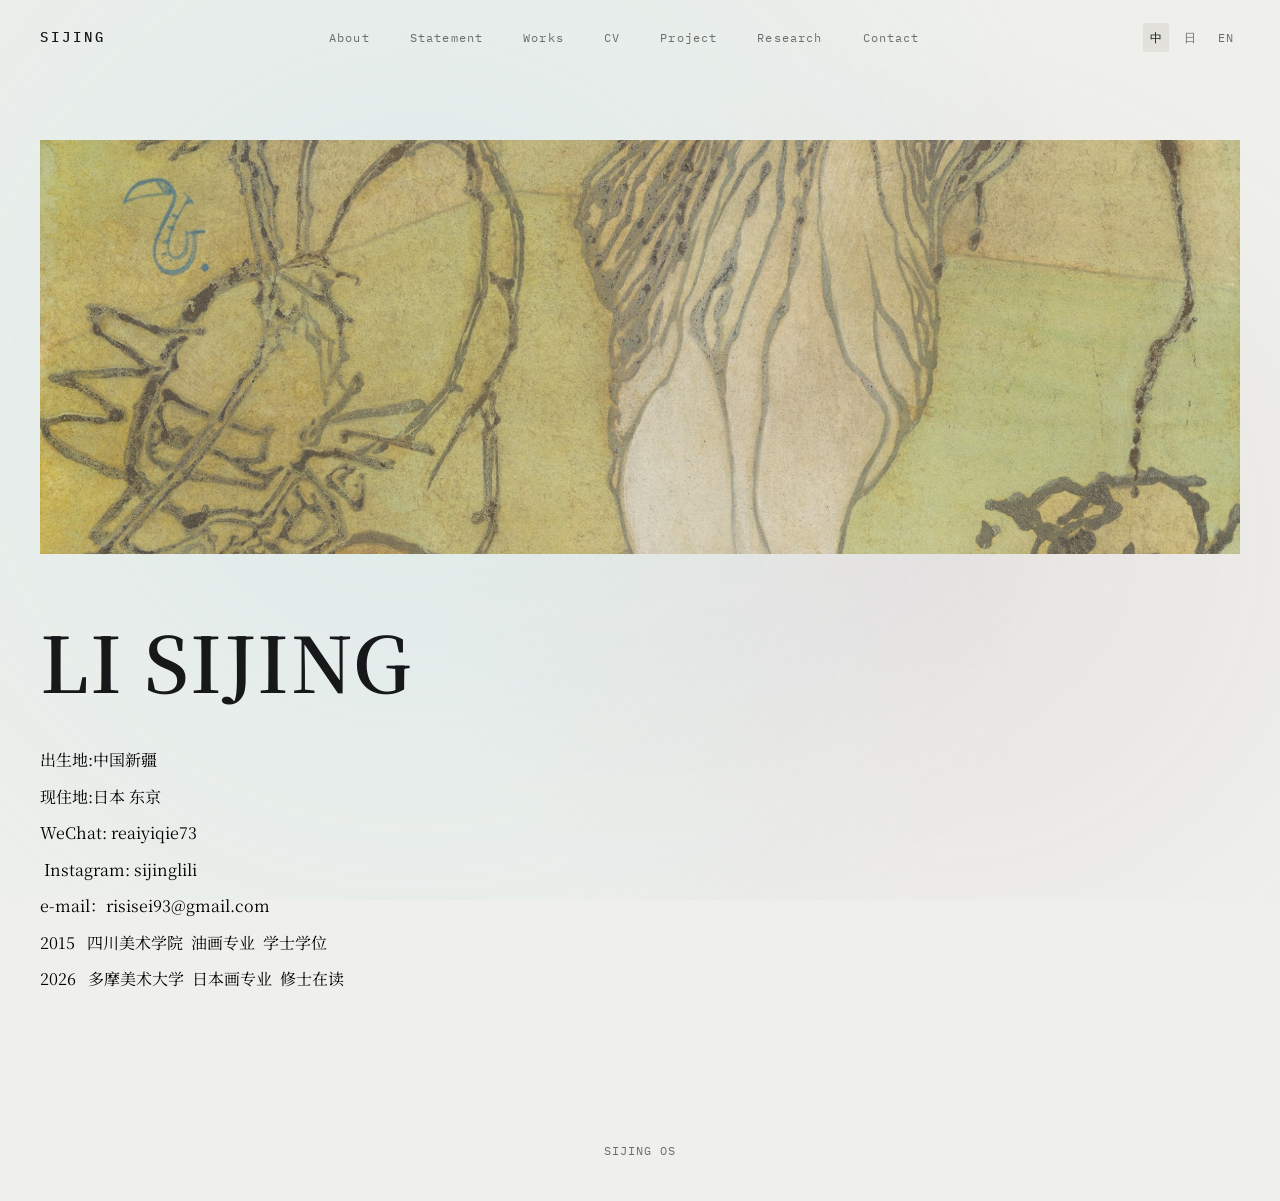
<file: index.html>
<!DOCTYPE html>
<html lang="zh-CN" data-lang="zh">
<head>
<meta charset="UTF-8">
<meta name="viewport" content="width=device-width, initial-scale=1.0">
<title>SIJING</title>
<meta name="description" content="Artist portfolio — works, statement, CV and research.">
<link rel="icon" type="image/svg+xml" href="assets/favicon.svg">

<link rel="preconnect" href="https://fonts.googleapis.com">
<link rel="preconnect" href="https://fonts.gstatic.com" crossorigin>
<link href="https://fonts.googleapis.com/css2?family=Noto+Serif:wght@400;600;700&family=Noto+Serif+SC:wght@400;600;700&family=Noto+Serif+JP:wght@400;600;700&family=IBM+Plex+Mono:wght@400;500;600&display=swap" rel="stylesheet">
<link rel="stylesheet" href="style.css">
</head>
<body data-lang="zh">

<canvas id="horizon-field" aria-hidden="true"></canvas>

<header class="site-header">
  <a href="#/" class="site-mark">SIJING</a>

  <button class="nav-toggle" aria-label="Menu">
    <span></span><span></span><span></span>
  </button>

  <nav class="site-nav">
    <a href="#/about" data-route="about">About</a>
    <a href="#/statement" data-route="statement">Statement</a>
    <a href="#/works" data-route="works">Works</a>
    <a href="#/cv" data-route="cv">CV</a>
    <a href="#/project" data-route="project">Project</a>
    <a href="#/research" data-route="research">Research</a>
    <a href="#/contact" data-route="contact">Contact</a>
  </nav>

  <div class="lang-switch">
    <button data-lang-btn="zh">中</button>
    <button data-lang-btn="jp">日</button>
    <button data-lang-btn="en">EN</button>
  </div>
</header>

<main id="view-root">

  <section data-view="home">
    <div class="container">
      <div class="hero" id="home-content"></div>
    </div>
  </section>

  <section data-view="about" hidden>
    <div class="container">
      <h1 class="view-heading eyebrow" data-i18n-heading="about"></h1>
      <div class="horizon-rule horizon-rule--tight"></div>
      <div class="prose" id="about-content"></div>
    </div>
  </section>

  <section data-view="statement" hidden>
    <div class="container">
      <h1 class="view-heading eyebrow" data-i18n-heading="statement"></h1>
      <div class="horizon-rule horizon-rule--tight"></div>
      <div class="prose" id="statement-content"></div>
    </div>
  </section>

  <section data-view="works" hidden>
    <div class="container">
      <h1 class="view-heading eyebrow" data-i18n-heading="works"></h1>
      <div class="horizon-rule horizon-rule--tight"></div>
      <div id="works-list"></div>
    </div>
  </section>

  <section data-view="work-detail" hidden>
    <div class="container">
      <div id="work-detail-content"></div>
    </div>
  </section>

  <section data-view="cv" hidden>
    <div class="container">
      <h1 class="view-heading eyebrow" data-i18n-heading="cv"></h1>
      <div class="horizon-rule horizon-rule--tight"></div>
      <div id="cv-gallery"></div>
      <div id="cv-list"></div>
    </div>
  </section>

  <section data-view="project" hidden>
    <div class="container">
      <h1 class="view-heading eyebrow" data-i18n-heading="project"></h1>
      <div class="horizon-rule horizon-rule--tight"></div>
      <div id="project-intro"></div>
      <div id="project-entries"></div>
    </div>
  </section>

  <section data-view="research" hidden>
    <div class="container">
      <h1 class="view-heading eyebrow" data-i18n-heading="research"></h1>
      <div class="horizon-rule horizon-rule--tight"></div>
      <div class="prose" id="research-content"></div>
    </div>
  </section>

  <section data-view="contact" hidden>
    <div class="container">
      <h1 class="view-heading eyebrow" data-i18n-heading="contact"></h1>
      <div class="horizon-rule horizon-rule--tight"></div>
      <div class="prose" id="contact-content"></div>
      <div class="contact-links" id="contact-links"></div>

      <div class="horizon-rule"></div>
      <form id="contact-message-form" class="message-form" novalidate>
        <div class="field">
          <label data-i18n-label="name" for="msg-name"></label>
          <input type="text" id="msg-name" name="name" required>
        </div>
        <div class="field">
          <label data-i18n-label="email" for="msg-email"></label>
          <input type="email" id="msg-email" name="email" required>
        </div>
        <div class="field">
          <label data-i18n-label="subject" for="msg-subject"></label>
          <input type="text" id="msg-subject" name="subject">
        </div>
        <div class="field">
          <label data-i18n-label="message" for="msg-message"></label>
          <textarea id="msg-message" name="message" required></textarea>
        </div>
        <button type="submit" class="btn btn-primary" id="contact-message-submit" data-i18n-label="submit"></button>
        <p class="message-form-status" id="contact-message-status" role="status"></p>
      </form>
    </div>
  </section>

</main>

<footer class="site-footer">SIJING OS</footer>

<script src="script.js"></script>
</body>
</html>
</file>
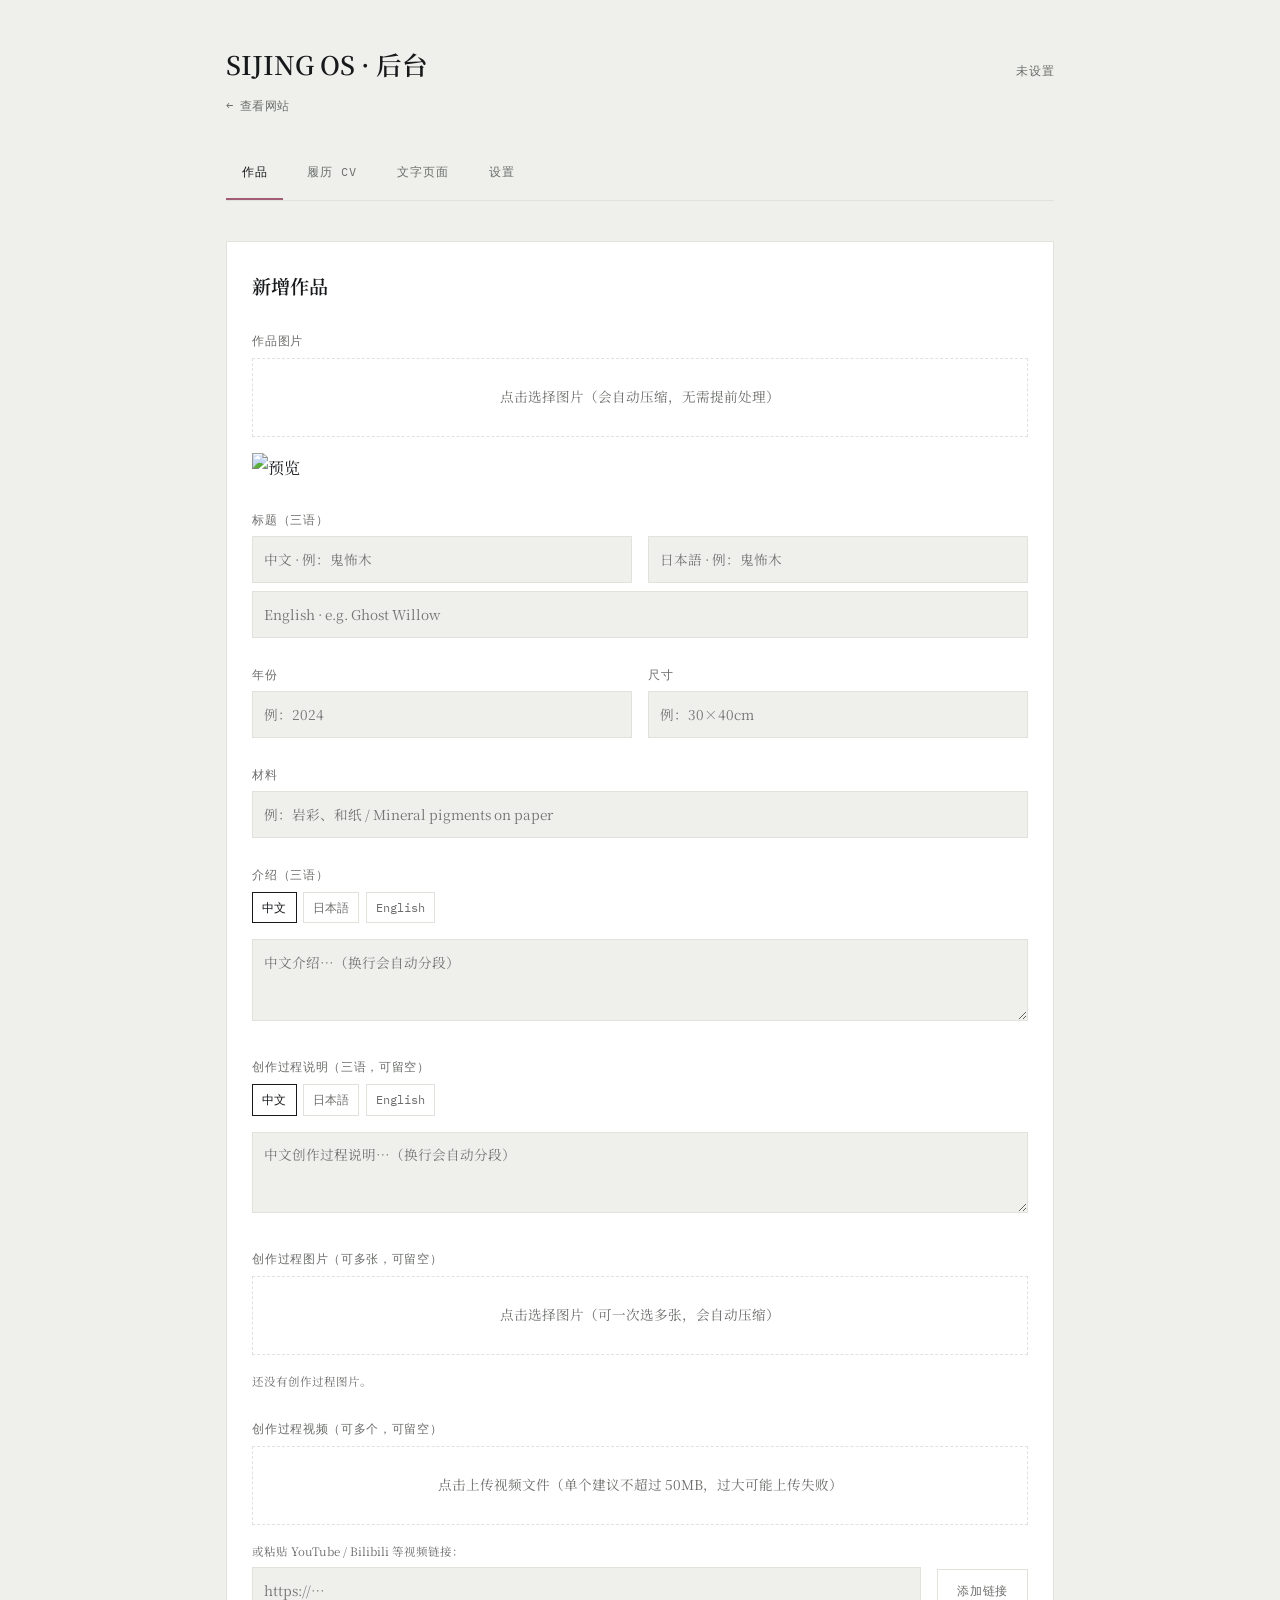
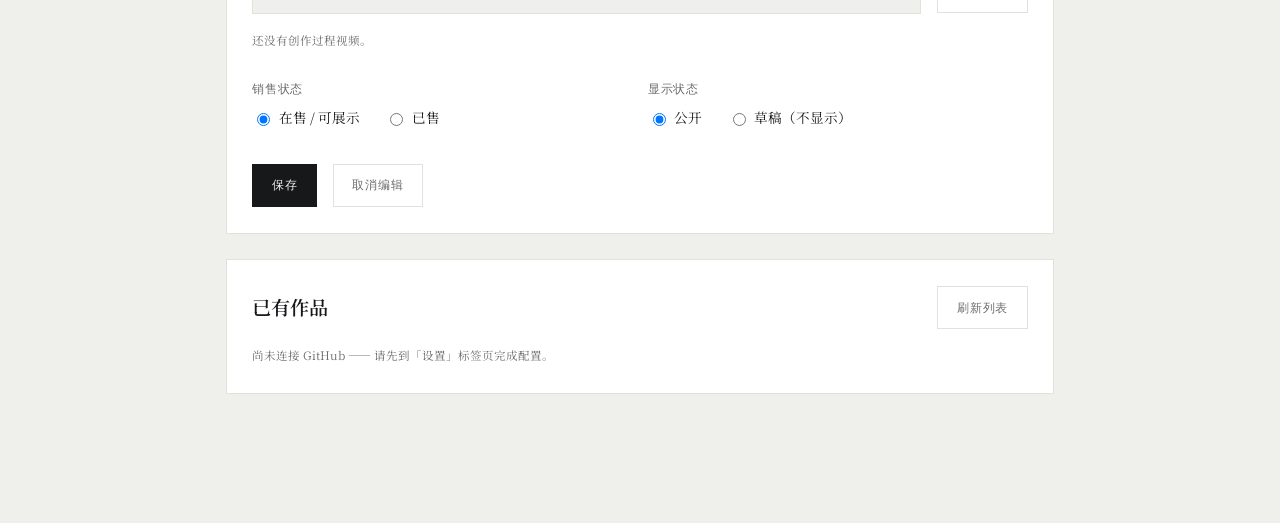
<file: upload.html>
<!DOCTYPE html>
<html lang="zh-CN" data-lang="zh">
<head>
<meta charset="UTF-8">
<meta name="viewport" content="width=device-width, initial-scale=1.0">
<title>后台 · SIJING OS</title>
<meta name="robots" content="noindex, nofollow">
<link rel="icon" type="image/svg+xml" href="../assets/favicon.svg">
<link rel="preconnect" href="https://fonts.googleapis.com">
<link rel="preconnect" href="https://fonts.gstatic.com" crossorigin>
<link href="https://fonts.googleapis.com/css2?family=Noto+Serif+SC:wght@400;600;700&family=IBM+Plex+Mono:wght@400;500;600&display=swap" rel="stylesheet">
<link rel="stylesheet" href="../style.css">
</head>
<body data-lang="zh">

<div class="admin-shell" data-tab-group="main" id="main-tab-group">

  <div class="admin-header">
    <div>
      <div class="admin-title">SIJING OS · 后台</div>
      <a href="../index.html" class="mono" style="font-size: var(--text-xs); color: var(--mist);">← 查看网站</a>
    </div>
    <span class="admin-status" id="admin-status" data-state="unset">未设置</span>
  </div>

  <nav class="admin-tabs">
    <button type="button" class="admin-tab is-active" data-tab-target="works">作品</button>
    <button type="button" class="admin-tab" data-tab-target="cv">履历 CV</button>
    <button type="button" class="admin-tab" data-tab-target="pages">文字页面</button>
    <button type="button" class="admin-tab" data-tab-target="settings">设置</button>
  </nav>

  <!-- ==================== 作品 ==================== -->
  <div class="admin-panel" data-tab-panel="works">

    <form class="admin-card" id="work-form">
      <h2 class="admin-title" id="work-form-title" style="font-size: var(--text-md); margin-bottom: var(--sp-3);">新增作品</h2>
      <input type="hidden" id="work-editing-id">
      <input type="hidden" id="work-image-path">

      <div class="field">
        <label>作品图片</label>
        <div class="image-drop" id="work-image-drop">点击选择图片（会自动压缩，无需提前处理）</div>
        <input type="file" id="work-image-input" accept="image/*" hidden>
        <img class="image-preview" id="work-image-preview" hidden alt="预览">
      </div>

      <div class="field">
        <label>标题（三语）</label>
        <div class="field-row">
          <input type="text" data-field="work-title.zh" placeholder="中文 · 例：鬼怖木">
          <input type="text" data-field="work-title.jp" placeholder="日本語 · 例：鬼怖木">
        </div>
        <div style="margin-top: var(--sp-1);">
          <input type="text" data-field="work-title.en" placeholder="English · e.g. Ghost Willow" style="width:100%; border:1px solid var(--surface); background:var(--paper); padding:0.7em 0.8em; font-size:var(--text-sm); font-family:var(--font-serif);">
        </div>
      </div>

      <div class="field-row">
        <div class="field">
          <label>年份</label>
          <input type="text" id="work-year" placeholder="例：2024">
        </div>
        <div class="field">
          <label>尺寸</label>
          <input type="text" id="work-size" placeholder="例：30×40cm">
        </div>
      </div>

      <div class="field">
        <label>材料</label>
        <input type="text" id="work-material" placeholder="例：岩彩、和纸 / Mineral pigments on paper">
      </div>

      <div class="field" data-tab-group="work-desc-langs">
        <label>介绍（三语）</label>
        <div class="lang-tabs">
          <button type="button" class="lang-tab is-active" data-tab-target="zh">中文</button>
          <button type="button" class="lang-tab" data-tab-target="jp">日本語</button>
          <button type="button" class="lang-tab" data-tab-target="en">English</button>
        </div>
        <div class="lang-panel" data-tab-panel="zh">
          <textarea data-field="work-desc.zh" placeholder="中文介绍…（换行会自动分段）"></textarea>
        </div>
        <div class="lang-panel" data-tab-panel="jp" hidden>
          <textarea data-field="work-desc.jp" placeholder="日本語の解説…"></textarea>
        </div>
        <div class="lang-panel" data-tab-panel="en" hidden>
          <textarea data-field="work-desc.en" placeholder="English description…"></textarea>
        </div>
      </div>

      <div class="field" data-tab-group="work-process-desc-langs">
        <label>创作过程说明（三语，可留空）</label>
        <div class="lang-tabs">
          <button type="button" class="lang-tab is-active" data-tab-target="zh">中文</button>
          <button type="button" class="lang-tab" data-tab-target="jp">日本語</button>
          <button type="button" class="lang-tab" data-tab-target="en">English</button>
        </div>
        <div class="lang-panel" data-tab-panel="zh">
          <textarea data-field="work-process-desc.zh" placeholder="中文创作过程说明…（换行会自动分段）"></textarea>
        </div>
        <div class="lang-panel" data-tab-panel="jp" hidden>
          <textarea data-field="work-process-desc.jp" placeholder="制作過程の説明…"></textarea>
        </div>
        <div class="lang-panel" data-tab-panel="en" hidden>
          <textarea data-field="work-process-desc.en" placeholder="Process description…"></textarea>
        </div>
      </div>

      <div class="field">
        <label>创作过程图片（可多张，可留空）</label>
        <div class="image-drop" id="process-image-drop">点击选择图片（可一次选多张，会自动压缩）</div>
        <input type="file" id="process-image-input" accept="image/*" multiple hidden>
        <div class="entry-list" id="process-image-list"></div>
      </div>

      <div class="field">
        <label>创作过程视频（可多个，可留空）</label>
        <div class="image-drop" id="process-video-drop">点击上传视频文件（单个建议不超过 50MB，过大可能上传失败）</div>
        <input type="file" id="process-video-input" accept="video/*" multiple hidden>
        <p class="field-hint" style="margin: var(--sp-2) 0 0.4em;">或粘贴 YouTube / Bilibili 等视频链接：</p>
        <div class="btn-row">
          <input type="url" id="process-video-url-input" placeholder="https://…" style="flex:1; min-width: 0; border:1px solid var(--surface); background:var(--paper); padding:0.7em 0.8em; font-size:var(--text-sm); font-family:var(--font-serif);">
          <button type="button" class="btn btn-ghost" id="process-video-add-link-btn">添加链接</button>
        </div>
        <div class="entry-list" id="process-video-list"></div>
      </div>

      <div class="field-row">
        <div class="field">
          <label>销售状态</label>
          <div class="radio-group">
            <label><input type="radio" name="work-sold" value="false" checked> 在售 / 可展示</label>
            <label><input type="radio" name="work-sold" value="true"> 已售</label>
          </div>
        </div>
        <div class="field">
          <label>显示状态</label>
          <div class="radio-group">
            <label><input type="radio" name="work-published" value="true" checked> 公开</label>
            <label><input type="radio" name="work-published" value="false"> 草稿（不显示）</label>
          </div>
        </div>
      </div>

      <div class="btn-row">
        <button type="submit" class="btn btn-primary" id="work-save-btn">保存</button>
        <button type="button" class="btn btn-ghost" id="work-cancel-edit" hidden>取消编辑</button>
      </div>
    </form>

    <div class="admin-card">
      <div class="btn-row" style="justify-content: space-between;">
        <h2 class="admin-title" style="font-size: var(--text-md);">已有作品</h2>
        <button type="button" class="btn btn-ghost" id="works-refresh-btn">刷新列表</button>
      </div>
      <div class="entry-list" id="works-entry-list">
        <p class="field-hint">连接 GitHub 后自动加载。</p>
      </div>
    </div>
  </div>

  <!-- ==================== 履历 CV ==================== -->
  <div class="admin-panel" data-tab-panel="cv" hidden>

    <form class="admin-card" id="cv-form">
      <h2 class="admin-title" id="cv-form-title" style="font-size: var(--text-md); margin-bottom: var(--sp-3);">新增履历</h2>
      <input type="hidden" id="cv-editing-id">

      <div class="field">
        <label>名称（三语）· 例：展览名 / 奖项名</label>
        <div class="field-row">
          <input type="text" data-field="cv-title.zh" placeholder="中文">
          <input type="text" data-field="cv-title.jp" placeholder="日本語">
        </div>
        <div style="margin-top: var(--sp-1);">
          <input type="text" data-field="cv-title.en" placeholder="English" style="width:100%; border:1px solid var(--surface); background:var(--paper); padding:0.7em 0.8em; font-size:var(--text-sm); font-family:var(--font-serif);">
        </div>
      </div>

      <div class="field">
        <label>地点（三语，可留空）</label>
        <div class="field-row">
          <input type="text" data-field="cv-location.zh" placeholder="中文 · 例：东京画廊">
          <input type="text" data-field="cv-location.jp" placeholder="日本語 · 例：東京ギャラリー">
        </div>
        <div style="margin-top: var(--sp-1);">
          <input type="text" data-field="cv-location.en" placeholder="English · e.g. Tokyo Gallery" style="width:100%; border:1px solid var(--surface); background:var(--paper); padding:0.7em 0.8em; font-size:var(--text-sm); font-family:var(--font-serif);">
        </div>
      </div>

      <div class="field-row">
        <div class="field">
          <label>年份</label>
          <input type="text" id="cv-year" placeholder="例：2025">
        </div>
        <div class="field">
          <label>类别</label>
          <select id="cv-category">
            <option value="solo">个展</option>
            <option value="group">群展</option>
            <option value="award">获奖</option>
            <option value="collection">收藏</option>
            <option value="other">其他</option>
          </select>
        </div>
      </div>

      <div class="field">
        <label>显示状态</label>
        <div class="radio-group">
          <label><input type="radio" name="cv-published" value="true" checked> 公开</label>
          <label><input type="radio" name="cv-published" value="false"> 草稿（不显示）</label>
        </div>
      </div>

      <div class="btn-row">
        <button type="submit" class="btn btn-primary" id="cv-save-btn">保存</button>
        <button type="button" class="btn btn-ghost" id="cv-cancel-edit" hidden>取消编辑</button>
      </div>
    </form>

    <div class="admin-card">
      <div class="btn-row" style="justify-content: space-between;">
        <h2 class="admin-title" style="font-size: var(--text-md);">已有记录</h2>
        <button type="button" class="btn btn-ghost" id="cv-refresh-btn">刷新列表</button>
      </div>
      <div class="entry-list" id="cv-entry-list">
        <p class="field-hint">连接 GitHub 后自动加载。</p>
      </div>
    </div>
  </div>

  <!-- ==================== 文字页面 ==================== -->
  <div class="admin-panel" data-tab-panel="pages" hidden>

    <div class="admin-card">
      <div class="btn-row" style="justify-content: space-between;">
        <p class="field-hint" id="pages-load-status" style="margin:0;">打开本页时会自动载入当前网站内容。</p>
        <button type="button" class="btn btn-ghost" id="pages-refresh-btn">重新载入</button>
      </div>
    </div>

    <div data-tab-group="pages-selector">
      <nav class="admin-tabs">
        <button type="button" class="admin-tab is-active" data-tab-target="home">首页</button>
        <button type="button" class="admin-tab" data-tab-target="about">About</button>
        <button type="button" class="admin-tab" data-tab-target="statement">Statement</button>
        <button type="button" class="admin-tab" data-tab-target="research">Research</button>
        <button type="button" class="admin-tab" data-tab-target="contact">Contact</button>
      </nav>

      <!-- 首页 -->
      <div class="admin-panel" data-tab-panel="home">
        <div class="admin-card">
          <div class="field">
            <label>网站名称 / 艺术家名（三语，显示在首页与浏览器标签）</label>
            <div class="field-row">
              <input type="text" data-field="siteName.zh" placeholder="中文">
              <input type="text" data-field="siteName.jp" placeholder="日本語">
            </div>
            <div style="margin-top: var(--sp-1);">
              <input type="text" data-field="siteName.en" placeholder="English" style="width:100%; border:1px solid var(--surface); background:var(--paper); padding:0.7em 0.8em; font-size:var(--text-sm); font-family:var(--font-serif);">
            </div>
          </div>

          <div class="field">
            <label>首页图片（可选）</label>
            <div class="image-drop" id="home-image-drop">点击选择图片</div>
            <input type="file" id="home-image-input" accept="image/*" hidden>
            <input type="hidden" id="home-image-path">
            <img class="image-preview" id="home-image-preview" hidden alt="预览">
          </div>

          <div class="field" data-tab-group="home-langs">
            <label>首页介绍文字（三语）</label>
            <div class="lang-tabs">
              <button type="button" class="lang-tab is-active" data-tab-target="zh">中文</button>
              <button type="button" class="lang-tab" data-tab-target="jp">日本語</button>
              <button type="button" class="lang-tab" data-tab-target="en">English</button>
            </div>
            <div class="lang-panel" data-tab-panel="zh">
              <div class="rte-toolbar"><button type="button" data-cmd="bold"><b>B</b></button><button type="button" data-cmd="italic"><i>I</i></button><button type="button" data-cmd="insertParagraph">¶</button></div>
              <div class="rte-editor" contenteditable="true" data-rte="home.zh"></div>
            </div>
            <div class="lang-panel" data-tab-panel="jp" hidden>
              <div class="rte-toolbar"><button type="button" data-cmd="bold"><b>B</b></button><button type="button" data-cmd="italic"><i>I</i></button><button type="button" data-cmd="insertParagraph">¶</button></div>
              <div class="rte-editor" contenteditable="true" data-rte="home.jp"></div>
            </div>
            <div class="lang-panel" data-tab-panel="en" hidden>
              <div class="rte-toolbar"><button type="button" data-cmd="bold"><b>B</b></button><button type="button" data-cmd="italic"><i>I</i></button><button type="button" data-cmd="insertParagraph">¶</button></div>
              <div class="rte-editor" contenteditable="true" data-rte="home.en"></div>
            </div>
          </div>

          <button type="button" class="btn btn-primary" data-save-page="home" id="save-home-btn">保存首页</button>
        </div>
      </div>

      <!-- About -->
      <div class="admin-panel" data-tab-panel="about" hidden>
        <div class="admin-card">
          <div class="field" data-tab-group="about-langs">
            <label>About / 关于（三语）</label>
            <div class="lang-tabs">
              <button type="button" class="lang-tab is-active" data-tab-target="zh">中文</button>
              <button type="button" class="lang-tab" data-tab-target="jp">日本語</button>
              <button type="button" class="lang-tab" data-tab-target="en">English</button>
            </div>
            <div class="lang-panel" data-tab-panel="zh">
              <div class="rte-toolbar"><button type="button" data-cmd="bold"><b>B</b></button><button type="button" data-cmd="italic"><i>I</i></button><button type="button" data-cmd="formatBlock" data-val="h3">H</button><button type="button" data-cmd="insertParagraph">¶</button></div>
              <div class="rte-editor" contenteditable="true" data-rte="about.zh"></div>
            </div>
            <div class="lang-panel" data-tab-panel="jp" hidden>
              <div class="rte-toolbar"><button type="button" data-cmd="bold"><b>B</b></button><button type="button" data-cmd="italic"><i>I</i></button><button type="button" data-cmd="formatBlock" data-val="h3">H</button><button type="button" data-cmd="insertParagraph">¶</button></div>
              <div class="rte-editor" contenteditable="true" data-rte="about.jp"></div>
            </div>
            <div class="lang-panel" data-tab-panel="en" hidden>
              <div class="rte-toolbar"><button type="button" data-cmd="bold"><b>B</b></button><button type="button" data-cmd="italic"><i>I</i></button><button type="button" data-cmd="formatBlock" data-val="h3">H</button><button type="button" data-cmd="insertParagraph">¶</button></div>
              <div class="rte-editor" contenteditable="true" data-rte="about.en"></div>
            </div>
          </div>
          <button type="button" class="btn btn-primary" data-save-page="about" id="save-about-btn">保存 About</button>
        </div>
      </div>

      <!-- Statement -->
      <div class="admin-panel" data-tab-panel="statement" hidden>
        <div class="admin-card">
          <div class="field" data-tab-group="statement-langs">
            <label>Artist Statement / 创作自述（三语）</label>
            <div class="lang-tabs">
              <button type="button" class="lang-tab is-active" data-tab-target="zh">中文</button>
              <button type="button" class="lang-tab" data-tab-target="jp">日本語</button>
              <button type="button" class="lang-tab" data-tab-target="en">English</button>
            </div>
            <div class="lang-panel" data-tab-panel="zh">
              <div class="rte-toolbar"><button type="button" data-cmd="bold"><b>B</b></button><button type="button" data-cmd="italic"><i>I</i></button><button type="button" data-cmd="formatBlock" data-val="h3">H</button><button type="button" data-cmd="insertParagraph">¶</button></div>
              <div class="rte-editor" contenteditable="true" data-rte="statement.zh"></div>
            </div>
            <div class="lang-panel" data-tab-panel="jp" hidden>
              <div class="rte-toolbar"><button type="button" data-cmd="bold"><b>B</b></button><button type="button" data-cmd="italic"><i>I</i></button><button type="button" data-cmd="formatBlock" data-val="h3">H</button><button type="button" data-cmd="insertParagraph">¶</button></div>
              <div class="rte-editor" contenteditable="true" data-rte="statement.jp"></div>
            </div>
            <div class="lang-panel" data-tab-panel="en" hidden>
              <div class="rte-toolbar"><button type="button" data-cmd="bold"><b>B</b></button><button type="button" data-cmd="italic"><i>I</i></button><button type="button" data-cmd="formatBlock" data-val="h3">H</button><button type="button" data-cmd="insertParagraph">¶</button></div>
              <div class="rte-editor" contenteditable="true" data-rte="statement.en"></div>
            </div>
          </div>
          <button type="button" class="btn btn-primary" data-save-page="statement" id="save-statement-btn">保存 Statement</button>
        </div>
      </div>

      <!-- Research -->
      <div class="admin-panel" data-tab-panel="research" hidden>
        <div class="admin-card">
          <div class="field" data-tab-group="research-langs">
            <label>Research / 研究（三语）</label>
            <div class="lang-tabs">
              <button type="button" class="lang-tab is-active" data-tab-target="zh">中文</button>
              <button type="button" class="lang-tab" data-tab-target="jp">日本語</button>
              <button type="button" class="lang-tab" data-tab-target="en">English</button>
            </div>
            <div class="lang-panel" data-tab-panel="zh">
              <div class="rte-toolbar"><button type="button" data-cmd="bold"><b>B</b></button><button type="button" data-cmd="italic"><i>I</i></button><button type="button" data-cmd="formatBlock" data-val="h3">H</button><button type="button" data-cmd="insertParagraph">¶</button></div>
              <div class="rte-editor" contenteditable="true" data-rte="research.zh"></div>
            </div>
            <div class="lang-panel" data-tab-panel="jp" hidden>
              <div class="rte-toolbar"><button type="button" data-cmd="bold"><b>B</b></button><button type="button" data-cmd="italic"><i>I</i></button><button type="button" data-cmd="formatBlock" data-val="h3">H</button><button type="button" data-cmd="insertParagraph">¶</button></div>
              <div class="rte-editor" contenteditable="true" data-rte="research.jp"></div>
            </div>
            <div class="lang-panel" data-tab-panel="en" hidden>
              <div class="rte-toolbar"><button type="button" data-cmd="bold"><b>B</b></button><button type="button" data-cmd="italic"><i>I</i></button><button type="button" data-cmd="formatBlock" data-val="h3">H</button><button type="button" data-cmd="insertParagraph">¶</button></div>
              <div class="rte-editor" contenteditable="true" data-rte="research.en"></div>
            </div>
          </div>
          <button type="button" class="btn btn-primary" data-save-page="research" id="save-research-btn">保存 Research</button>
        </div>
      </div>

      <!-- Contact -->
      <div class="admin-panel" data-tab-panel="contact" hidden>
        <div class="admin-card">
          <div class="field" data-tab-group="contact-langs">
            <label>Contact 页面文字（三语）</label>
            <div class="lang-tabs">
              <button type="button" class="lang-tab is-active" data-tab-target="zh">中文</button>
              <button type="button" class="lang-tab" data-tab-target="jp">日本語</button>
              <button type="button" class="lang-tab" data-tab-target="en">English</button>
            </div>
            <div class="lang-panel" data-tab-panel="zh">
              <div class="rte-toolbar"><button type="button" data-cmd="bold"><b>B</b></button><button type="button" data-cmd="italic"><i>I</i></button><button type="button" data-cmd="insertParagraph">¶</button></div>
              <div class="rte-editor" contenteditable="true" data-rte="contact.zh"></div>
            </div>
            <div class="lang-panel" data-tab-panel="jp" hidden>
              <div class="rte-toolbar"><button type="button" data-cmd="bold"><b>B</b></button><button type="button" data-cmd="italic"><i>I</i></button><button type="button" data-cmd="insertParagraph">¶</button></div>
              <div class="rte-editor" contenteditable="true" data-rte="contact.jp"></div>
            </div>
            <div class="lang-panel" data-tab-panel="en" hidden>
              <div class="rte-toolbar"><button type="button" data-cmd="bold"><b>B</b></button><button type="button" data-cmd="italic"><i>I</i></button><button type="button" data-cmd="insertParagraph">¶</button></div>
              <div class="rte-editor" contenteditable="true" data-rte="contact.en"></div>
            </div>
          </div>

          <div class="field-row">
            <div class="field">
              <label>邮箱</label>
              <input type="email" id="contact-email" placeholder="name@example.com">
            </div>
            <div class="field">
              <label>Instagram 链接</label>
              <input type="url" id="contact-instagram" placeholder="https://instagram.com/…">
            </div>
          </div>
          <div class="field">
            <label>其他链接（可留空）</label>
            <input type="url" id="contact-other" placeholder="https://…">
          </div>

          <button type="button" class="btn btn-primary" data-save-page="contact" id="save-contact-btn">保存 Contact</button>
        </div>
      </div>
    </div>
  </div>

  <!-- ==================== 设置 ==================== -->
  <div class="admin-panel" data-tab-panel="settings" hidden>

    <details class="help-details admin-card" open>
      <summary>首次使用 · 设置步骤（点击展开/收起）</summary>
      <ol>
        <li>在 GitHub 打开 <code>Settings → Developer settings → Personal access tokens → Fine-grained tokens</code>，点 <code>Generate new token</code>。</li>
        <li><b>Repository access</b> 选 <code>Only select repositories</code>，只勾选网站所在的这一个仓库。</li>
        <li><b>Permissions → Repository permissions → Contents</b> 设为 <code>Read and write</code>，其余全部保持 No access。</li>
        <li>设定有效期（例如 1 年），生成后把 <code>github_pat_…</code> 开头的字符串复制到下方「访问令牌」。</li>
        <li>填好后点「保存设置」，看到右上角显示「已连接」即可开始使用。令牌只保存在这台设备的浏览器里。</li>
      </ol>
    </details>

    <form class="admin-card" id="settings-form">
      <div class="field-row">
        <div class="field">
          <label>GitHub 用户名</label>
          <input type="text" id="gh-owner" placeholder="例：sijing" autocomplete="off">
        </div>
        <div class="field">
          <label>仓库名</label>
          <input type="text" id="gh-repo" placeholder="例：sijing-site" autocomplete="off">
        </div>
      </div>
      <div class="field-row">
        <div class="field">
          <label>分支</label>
          <input type="text" id="gh-branch" value="main" autocomplete="off">
        </div>
        <div class="field">
          <label>访问令牌（Fine-grained token）</label>
          <input type="password" id="gh-token" placeholder="github_pat_…" autocomplete="off">
          <p class="field-hint">只保存在本机浏览器，不会上传到任何地方。</p>
        </div>
      </div>
      <div class="btn-row">
        <button type="submit" class="btn btn-primary">保存设置</button>
        <button type="button" class="btn" id="gh-test-btn">测试连接</button>
        <button type="button" class="btn btn-danger" id="gh-clear-btn">清除本机设置</button>
      </div>
    </form>

    <div class="admin-card">
      <p class="field-hint" style="margin:0;">
        安全提示：请只在自己的电脑/手机浏览器上打开本页并保存令牌；在公用设备上使用后请点「清除本机设置」。
        后台页面本身是公开网址，但没有令牌的人打不开你的仓库，改不了任何内容。
      </p>
    </div>
  </div>

</div>

<div class="toast" id="toast" role="status"></div>

<script src="admin.js"></script>
</body>
</html>
</file>
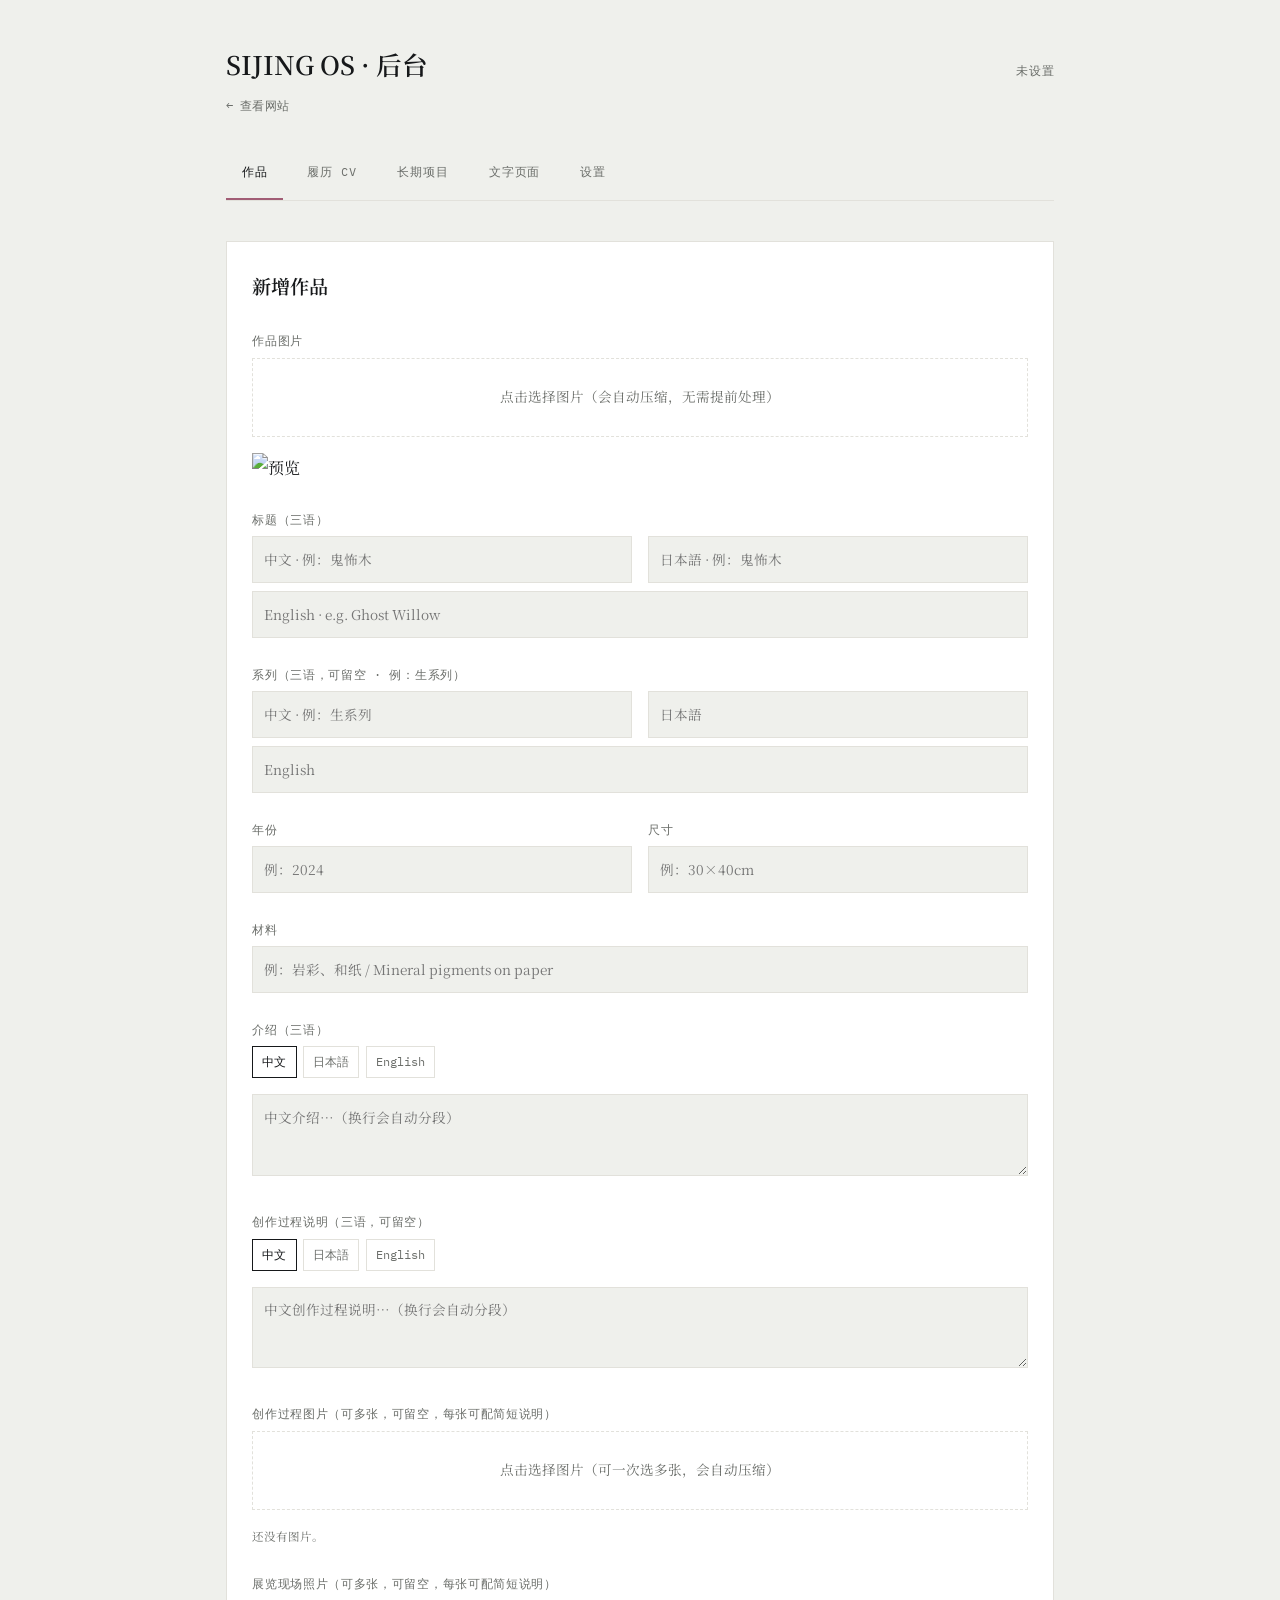
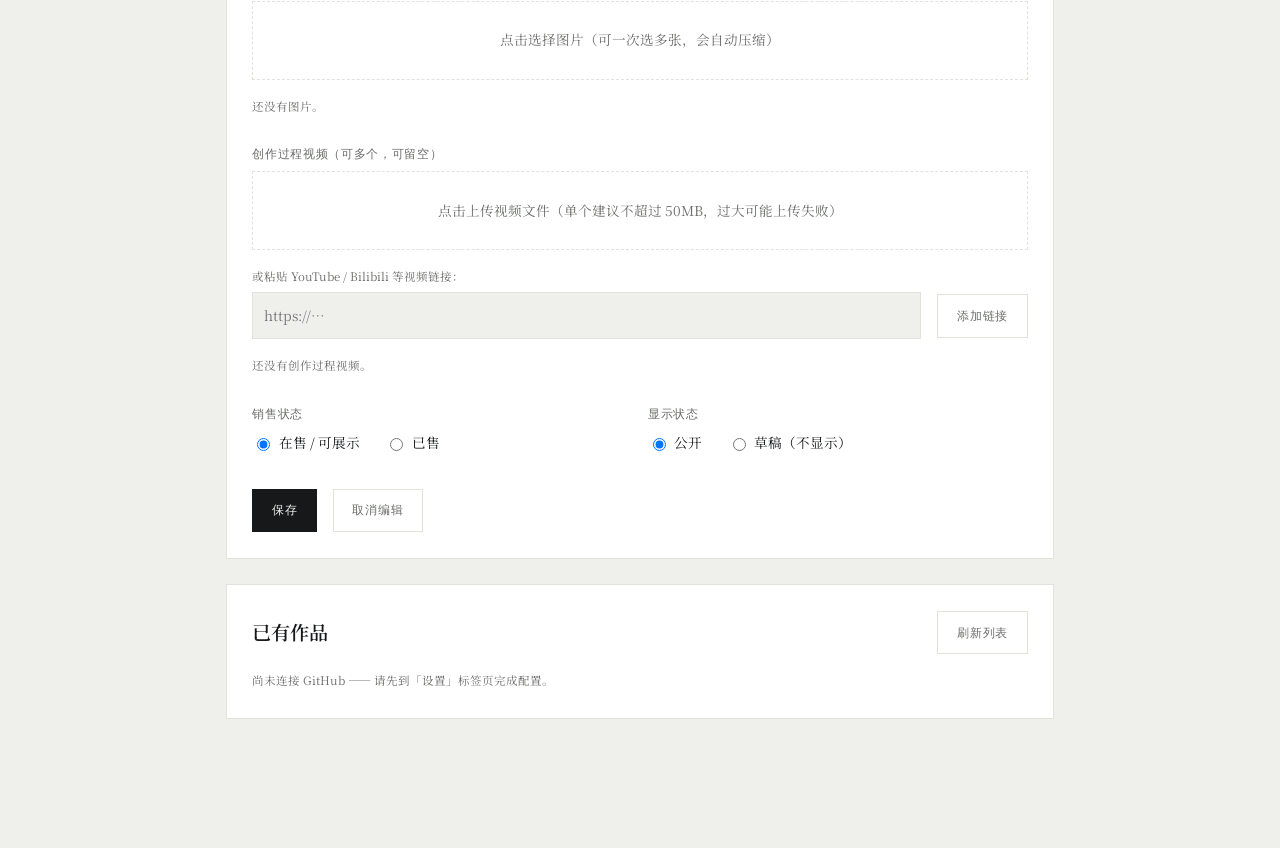
<file: admin/upload.html>
<!DOCTYPE html>
<html lang="zh-CN" data-lang="zh">
<head>
<meta charset="UTF-8">
<meta name="viewport" content="width=device-width, initial-scale=1.0">
<title>后台 · SIJING OS</title>
<meta name="robots" content="noindex, nofollow">
<link rel="icon" type="image/svg+xml" href="../assets/favicon.svg">
<link rel="preconnect" href="https://fonts.googleapis.com">
<link rel="preconnect" href="https://fonts.gstatic.com" crossorigin>
<link href="https://fonts.googleapis.com/css2?family=Noto+Serif+SC:wght@400;600;700&family=IBM+Plex+Mono:wght@400;500;600&display=swap" rel="stylesheet">
<link rel="stylesheet" href="../style.css">
</head>
<body data-lang="zh">

<div class="admin-shell" data-tab-group="main" id="main-tab-group">

  <div class="admin-header">
    <div>
      <div class="admin-title">SIJING OS · 后台</div>
      <a href="../index.html" class="mono" style="font-size: var(--text-xs); color: var(--mist);">← 查看网站</a>
    </div>
    <span class="admin-status" id="admin-status" data-state="unset">未设置</span>
  </div>

  <nav class="admin-tabs">
    <button type="button" class="admin-tab is-active" data-tab-target="works">作品</button>
    <button type="button" class="admin-tab" data-tab-target="cv">履历 CV</button>
    <button type="button" class="admin-tab" data-tab-target="project">长期项目</button>
    <button type="button" class="admin-tab" data-tab-target="pages">文字页面</button>
    <button type="button" class="admin-tab" data-tab-target="settings">设置</button>
  </nav>

  <!-- ==================== 作品 ==================== -->
  <div class="admin-panel" data-tab-panel="works">

    <form class="admin-card" id="work-form">
      <h2 class="admin-title" id="work-form-title" style="font-size: var(--text-md); margin-bottom: var(--sp-3);">新增作品</h2>
      <input type="hidden" id="work-editing-id">
      <input type="hidden" id="work-image-path">

      <div class="field">
        <label>作品图片</label>
        <div class="image-drop" id="work-image-drop">点击选择图片（会自动压缩，无需提前处理）</div>
        <input type="file" id="work-image-input" accept="image/*" hidden>
        <img class="image-preview" id="work-image-preview" hidden alt="预览">
      </div>

      <div class="field">
        <label>标题（三语）</label>
        <div class="field-row">
          <input type="text" data-field="work-title.zh" placeholder="中文 · 例：鬼怖木">
          <input type="text" data-field="work-title.jp" placeholder="日本語 · 例：鬼怖木">
        </div>
        <div style="margin-top: var(--sp-1);">
          <input type="text" data-field="work-title.en" placeholder="English · e.g. Ghost Willow" style="width:100%; border:1px solid var(--surface); background:var(--paper); padding:0.7em 0.8em; font-size:var(--text-sm); font-family:var(--font-serif);">
        </div>
      </div>

      <div class="field">
        <label>系列（三语，可留空 · 例：生系列）</label>
        <div class="field-row">
          <input type="text" data-field="work-series.zh" placeholder="中文 · 例：生系列">
          <input type="text" data-field="work-series.jp" placeholder="日本語">
        </div>
        <div style="margin-top: var(--sp-1);">
          <input type="text" data-field="work-series.en" placeholder="English" style="width:100%; border:1px solid var(--surface); background:var(--paper); padding:0.7em 0.8em; font-size:var(--text-sm); font-family:var(--font-serif);">
        </div>
      </div>

      <div class="field-row">
        <div class="field">
          <label>年份</label>
          <input type="text" id="work-year" placeholder="例：2024">
        </div>
        <div class="field">
          <label>尺寸</label>
          <input type="text" id="work-size" placeholder="例：30×40cm">
        </div>
      </div>

      <div class="field">
        <label>材料</label>
        <input type="text" id="work-material" placeholder="例：岩彩、和纸 / Mineral pigments on paper">
      </div>

      <div class="field" data-tab-group="work-desc-langs">
        <label>介绍（三语）</label>
        <div class="lang-tabs">
          <button type="button" class="lang-tab is-active" data-tab-target="zh">中文</button>
          <button type="button" class="lang-tab" data-tab-target="jp">日本語</button>
          <button type="button" class="lang-tab" data-tab-target="en">English</button>
        </div>
        <div class="lang-panel" data-tab-panel="zh">
          <textarea data-field="work-desc.zh" placeholder="中文介绍…（换行会自动分段）"></textarea>
        </div>
        <div class="lang-panel" data-tab-panel="jp" hidden>
          <textarea data-field="work-desc.jp" placeholder="日本語の解説…"></textarea>
        </div>
        <div class="lang-panel" data-tab-panel="en" hidden>
          <textarea data-field="work-desc.en" placeholder="English description…"></textarea>
        </div>
      </div>

      <div class="field" data-tab-group="work-process-desc-langs">
        <label>创作过程说明（三语，可留空）</label>
        <div class="lang-tabs">
          <button type="button" class="lang-tab is-active" data-tab-target="zh">中文</button>
          <button type="button" class="lang-tab" data-tab-target="jp">日本語</button>
          <button type="button" class="lang-tab" data-tab-target="en">English</button>
        </div>
        <div class="lang-panel" data-tab-panel="zh">
          <textarea data-field="work-process-desc.zh" placeholder="中文创作过程说明…（换行会自动分段）"></textarea>
        </div>
        <div class="lang-panel" data-tab-panel="jp" hidden>
          <textarea data-field="work-process-desc.jp" placeholder="制作過程の説明…"></textarea>
        </div>
        <div class="lang-panel" data-tab-panel="en" hidden>
          <textarea data-field="work-process-desc.en" placeholder="Process description…"></textarea>
        </div>
      </div>

      <div class="field">
        <label>创作过程图片（可多张，可留空，每张可配简短说明）</label>
        <div class="image-drop" id="process-image-drop">点击选择图片（可一次选多张，会自动压缩）</div>
        <input type="file" id="process-image-input" accept="image/*" multiple hidden>
        <div class="entry-list" id="process-image-list"></div>
      </div>

      <div class="field">
        <label>展览现场照片（可多张，可留空，每张可配简短说明）</label>
        <div class="image-drop" id="process-exhibition-image-drop">点击选择图片（可一次选多张，会自动压缩）</div>
        <input type="file" id="process-exhibition-image-input" accept="image/*" multiple hidden>
        <div class="entry-list" id="process-exhibition-image-list"></div>
      </div>

      <div class="field">
        <label>创作过程视频（可多个，可留空）</label>
        <div class="image-drop" id="process-video-drop">点击上传视频文件（单个建议不超过 50MB，过大可能上传失败）</div>
        <input type="file" id="process-video-input" accept="video/*" multiple hidden>
        <p class="field-hint" style="margin: var(--sp-2) 0 0.4em;">或粘贴 YouTube / Bilibili 等视频链接：</p>
        <div class="btn-row">
          <input type="url" id="process-video-url-input" placeholder="https://…" style="flex:1; min-width: 0; border:1px solid var(--surface); background:var(--paper); padding:0.7em 0.8em; font-size:var(--text-sm); font-family:var(--font-serif);">
          <button type="button" class="btn btn-ghost" id="process-video-add-link-btn">添加链接</button>
        </div>
        <div class="entry-list" id="process-video-list"></div>
      </div>

      <div class="field-row">
        <div class="field">
          <label>销售状态</label>
          <div class="radio-group">
            <label><input type="radio" name="work-sold" value="false" checked> 在售 / 可展示</label>
            <label><input type="radio" name="work-sold" value="true"> 已售</label>
          </div>
        </div>
        <div class="field">
          <label>显示状态</label>
          <div class="radio-group">
            <label><input type="radio" name="work-published" value="true" checked> 公开</label>
            <label><input type="radio" name="work-published" value="false"> 草稿（不显示）</label>
          </div>
        </div>
      </div>

      <div class="btn-row">
        <button type="submit" class="btn btn-primary" id="work-save-btn">保存</button>
        <button type="button" class="btn btn-ghost" id="work-cancel-edit" hidden>取消编辑</button>
      </div>
    </form>

    <div class="admin-card">
      <div class="btn-row" style="justify-content: space-between;">
        <h2 class="admin-title" style="font-size: var(--text-md);">已有作品</h2>
        <button type="button" class="btn btn-ghost" id="works-refresh-btn">刷新列表</button>
      </div>
      <div class="entry-list" id="works-entry-list">
        <p class="field-hint">连接 GitHub 后自动加载。</p>
      </div>
    </div>
  </div>

  <!-- ==================== 履历 CV ==================== -->
  <div class="admin-panel" data-tab-panel="cv" hidden>

    <div class="admin-card">
      <h2 class="admin-title" style="font-size: var(--text-md); margin-bottom: var(--sp-3);">履历页面配图（可多张，可留空）</h2>
      <div class="image-drop" id="cv-image-drop">点击选择图片</div>
      <input type="file" id="cv-image-input" accept="image/*" multiple hidden>
      <div class="entry-list" id="cv-image-list"></div>
      <div class="btn-row" style="margin-top: var(--sp-3);">
        <button type="button" class="btn btn-primary" id="save-cv-images-btn">保存配图</button>
      </div>
    </div>

    <form class="admin-card" id="cv-form">
      <h2 class="admin-title" id="cv-form-title" style="font-size: var(--text-md); margin-bottom: var(--sp-3);">新增履历</h2>
      <input type="hidden" id="cv-editing-id">

      <div class="field">
        <label>名称（三语）· 例：展览名 / 奖项名</label>
        <div class="field-row">
          <input type="text" data-field="cv-title.zh" placeholder="中文">
          <input type="text" data-field="cv-title.jp" placeholder="日本語">
        </div>
        <div style="margin-top: var(--sp-1);">
          <input type="text" data-field="cv-title.en" placeholder="English" style="width:100%; border:1px solid var(--surface); background:var(--paper); padding:0.7em 0.8em; font-size:var(--text-sm); font-family:var(--font-serif);">
        </div>
      </div>

      <div class="field">
        <label>地点（三语，可留空）</label>
        <div class="field-row">
          <input type="text" data-field="cv-location.zh" placeholder="中文 · 例：东京画廊">
          <input type="text" data-field="cv-location.jp" placeholder="日本語 · 例：東京ギャラリー">
        </div>
        <div style="margin-top: var(--sp-1);">
          <input type="text" data-field="cv-location.en" placeholder="English · e.g. Tokyo Gallery" style="width:100%; border:1px solid var(--surface); background:var(--paper); padding:0.7em 0.8em; font-size:var(--text-sm); font-family:var(--font-serif);">
        </div>
      </div>

      <div class="field-row">
        <div class="field">
          <label>年份</label>
          <input type="text" id="cv-year" placeholder="例：2025">
        </div>
        <div class="field">
          <label>类别</label>
          <select id="cv-category">
            <option value="solo">个展</option>
            <option value="group">群展</option>
            <option value="award">获奖</option>
            <option value="collection">收藏</option>
            <option value="other">其他</option>
          </select>
        </div>
      </div>

      <div class="field">
        <label>显示状态</label>
        <div class="radio-group">
          <label><input type="radio" name="cv-published" value="true" checked> 公开</label>
          <label><input type="radio" name="cv-published" value="false"> 草稿（不显示）</label>
        </div>
      </div>

      <div class="btn-row">
        <button type="submit" class="btn btn-primary" id="cv-save-btn">保存</button>
        <button type="button" class="btn btn-ghost" id="cv-cancel-edit" hidden>取消编辑</button>
      </div>
    </form>

    <div class="admin-card">
      <div class="btn-row" style="justify-content: space-between;">
        <h2 class="admin-title" style="font-size: var(--text-md);">已有记录</h2>
        <button type="button" class="btn btn-ghost" id="cv-refresh-btn">刷新列表</button>
      </div>
      <div class="entry-list" id="cv-entry-list">
        <p class="field-hint">连接 GitHub 后自动加载。</p>
      </div>
    </div>
  </div>

  <!-- ==================== 长期项目 ==================== -->
  <div class="admin-panel" data-tab-panel="project" hidden>

    <div class="admin-card">
      <h2 class="admin-title" style="font-size: var(--text-md); margin-bottom: var(--sp-3);">项目介绍</h2>

      <div class="field">
        <label>项目名称（三语，可留空）</label>
        <div class="field-row">
          <input type="text" data-field="project-title.zh" placeholder="中文 · 例：无法被定义的生命">
          <input type="text" data-field="project-title.jp" placeholder="日本語">
        </div>
        <div style="margin-top: var(--sp-1);">
          <input type="text" data-field="project-title.en" placeholder="English" style="width:100%; border:1px solid var(--surface); background:var(--paper); padding:0.7em 0.8em; font-size:var(--text-sm); font-family:var(--font-serif);">
        </div>
      </div>

      <div class="field" data-tab-group="project-desc-langs">
        <label>项目介绍文字（三语，可留空）</label>
        <div class="lang-tabs">
          <button type="button" class="lang-tab is-active" data-tab-target="zh">中文</button>
          <button type="button" class="lang-tab" data-tab-target="jp">日本語</button>
          <button type="button" class="lang-tab" data-tab-target="en">English</button>
        </div>
        <div class="lang-panel" data-tab-panel="zh">
          <textarea data-field="project-desc.zh" placeholder="中文介绍…（换行会自动分段）"></textarea>
        </div>
        <div class="lang-panel" data-tab-panel="jp" hidden>
          <textarea data-field="project-desc.jp" placeholder="日本語の紹介…"></textarea>
        </div>
        <div class="lang-panel" data-tab-panel="en" hidden>
          <textarea data-field="project-desc.en" placeholder="Project introduction…"></textarea>
        </div>
      </div>

      <div class="field">
        <label>项目配图（可多张，可留空）</label>
        <div class="image-drop" id="project-image-drop">点击选择图片</div>
        <input type="file" id="project-image-input" accept="image/*" multiple hidden>
        <div class="entry-list" id="project-image-list"></div>
      </div>

      <div class="btn-row">
        <button type="button" class="btn btn-primary" id="save-project-intro-btn">保存项目介绍</button>
      </div>
    </div>

    <form class="admin-card" id="project-entry-form">
      <h2 class="admin-title" id="project-entry-form-title" style="font-size: var(--text-md); margin-bottom: var(--sp-3);">新增更新</h2>
      <input type="hidden" id="project-entry-editing-id">

      <div class="field-row">
        <div class="field">
          <label>日期（可自由填写，如 2026.07 或 2026-07-10）</label>
          <input type="text" id="project-entry-date" placeholder="例：2026.07">
        </div>
        <div class="field">
          <label>显示状态</label>
          <div class="radio-group">
            <label><input type="radio" name="project-entry-published" value="true" checked> 公开</label>
            <label><input type="radio" name="project-entry-published" value="false"> 草稿（不显示）</label>
          </div>
        </div>
      </div>

      <div class="field">
        <label>标题（三语，可留空）</label>
        <div class="field-row">
          <input type="text" data-field="project-entry-title.zh" placeholder="中文标题">
          <input type="text" data-field="project-entry-title.jp" placeholder="日本語タイトル">
        </div>
        <div style="margin-top: var(--sp-1);">
          <input type="text" data-field="project-entry-title.en" placeholder="English title" style="width:100%; border:1px solid var(--surface); background:var(--paper); padding:0.7em 0.8em; font-size:var(--text-sm); font-family:var(--font-serif);">
        </div>
      </div>

      <div class="field" data-tab-group="project-entry-desc-langs">
        <label>更新说明（三语，可留空）</label>
        <div class="lang-tabs">
          <button type="button" class="lang-tab is-active" data-tab-target="zh">中文</button>
          <button type="button" class="lang-tab" data-tab-target="jp">日本語</button>
          <button type="button" class="lang-tab" data-tab-target="en">English</button>
        </div>
        <div class="lang-panel" data-tab-panel="zh">
          <textarea data-field="project-entry-desc.zh" placeholder="中文说明…（换行会自动分段）"></textarea>
        </div>
        <div class="lang-panel" data-tab-panel="jp" hidden>
          <textarea data-field="project-entry-desc.jp" placeholder="日本語の説明…"></textarea>
        </div>
        <div class="lang-panel" data-tab-panel="en" hidden>
          <textarea data-field="project-entry-desc.en" placeholder="Update description…"></textarea>
        </div>
      </div>

      <div class="field">
        <label>配图（可多张，可留空）</label>
        <div class="image-drop" id="project-entry-image-drop">点击选择图片（可一次选多张，会自动压缩）</div>
        <input type="file" id="project-entry-image-input" accept="image/*" multiple hidden>
        <div class="entry-list" id="project-entry-image-list"></div>
      </div>

      <div class="btn-row">
        <button type="submit" class="btn btn-primary" id="project-entry-save-btn">保存</button>
        <button type="button" class="btn btn-ghost" id="project-entry-cancel-edit" hidden>取消编辑</button>
      </div>
    </form>

    <div class="admin-card">
      <div class="btn-row" style="justify-content: space-between;">
        <h2 class="admin-title" style="font-size: var(--text-md);">已有更新</h2>
        <button type="button" class="btn btn-ghost" id="project-entry-refresh-btn">刷新列表</button>
      </div>
      <div class="entry-list" id="project-entry-list">
        <p class="field-hint">连接 GitHub 后自动加载。</p>
      </div>
    </div>
  </div>

  <!-- ==================== 文字页面 ==================== -->
  <div class="admin-panel" data-tab-panel="pages" hidden>

    <div class="admin-card">
      <div class="btn-row" style="justify-content: space-between;">
        <p class="field-hint" id="pages-load-status" style="margin:0;">打开本页时会自动载入当前网站内容。</p>
        <button type="button" class="btn btn-ghost" id="pages-refresh-btn">重新载入</button>
      </div>
    </div>

    <div data-tab-group="pages-selector">
      <nav class="admin-tabs">
        <button type="button" class="admin-tab is-active" data-tab-target="home">首页</button>
        <button type="button" class="admin-tab" data-tab-target="about">About</button>
        <button type="button" class="admin-tab" data-tab-target="statement">Statement</button>
        <button type="button" class="admin-tab" data-tab-target="research">Research</button>
        <button type="button" class="admin-tab" data-tab-target="contact">Contact</button>
      </nav>

      <!-- 首页 -->
      <div class="admin-panel" data-tab-panel="home">
        <div class="admin-card">
          <div class="field">
            <label>网站名称 / 艺术家名（三语，显示在首页与浏览器标签）</label>
            <div class="field-row">
              <input type="text" data-field="siteName.zh" placeholder="中文">
              <input type="text" data-field="siteName.jp" placeholder="日本語">
            </div>
            <div style="margin-top: var(--sp-1);">
              <input type="text" data-field="siteName.en" placeholder="English" style="width:100%; border:1px solid var(--surface); background:var(--paper); padding:0.7em 0.8em; font-size:var(--text-sm); font-family:var(--font-serif);">
            </div>
          </div>

          <div class="field">
            <label>首页图片（可选）</label>
            <div class="image-drop" id="home-image-drop">点击选择图片</div>
            <input type="file" id="home-image-input" accept="image/*" hidden>
            <input type="hidden" id="home-image-path">
            <img class="image-preview" id="home-image-preview" hidden alt="预览">
          </div>

          <div class="field" data-tab-group="home-langs">
            <label>首页介绍文字（三语）</label>
            <div class="lang-tabs">
              <button type="button" class="lang-tab is-active" data-tab-target="zh">中文</button>
              <button type="button" class="lang-tab" data-tab-target="jp">日本語</button>
              <button type="button" class="lang-tab" data-tab-target="en">English</button>
            </div>
            <div class="lang-panel" data-tab-panel="zh">
              <div class="rte-toolbar"><button type="button" data-cmd="bold"><b>B</b></button><button type="button" data-cmd="italic"><i>I</i></button><button type="button" data-cmd="insertParagraph">¶</button></div>
              <div class="rte-editor" contenteditable="true" data-rte="home.zh"></div>
            </div>
            <div class="lang-panel" data-tab-panel="jp" hidden>
              <div class="rte-toolbar"><button type="button" data-cmd="bold"><b>B</b></button><button type="button" data-cmd="italic"><i>I</i></button><button type="button" data-cmd="insertParagraph">¶</button></div>
              <div class="rte-editor" contenteditable="true" data-rte="home.jp"></div>
            </div>
            <div class="lang-panel" data-tab-panel="en" hidden>
              <div class="rte-toolbar"><button type="button" data-cmd="bold"><b>B</b></button><button type="button" data-cmd="italic"><i>I</i></button><button type="button" data-cmd="insertParagraph">¶</button></div>
              <div class="rte-editor" contenteditable="true" data-rte="home.en"></div>
            </div>
          </div>

          <button type="button" class="btn btn-primary" data-save-page="home" id="save-home-btn">保存首页</button>
        </div>
      </div>

      <!-- About -->
      <div class="admin-panel" data-tab-panel="about" hidden>
        <div class="admin-card">
          <div class="field" data-tab-group="about-langs">
            <label>About / 关于（三语）</label>
            <div class="lang-tabs">
              <button type="button" class="lang-tab is-active" data-tab-target="zh">中文</button>
              <button type="button" class="lang-tab" data-tab-target="jp">日本語</button>
              <button type="button" class="lang-tab" data-tab-target="en">English</button>
            </div>
            <div class="lang-panel" data-tab-panel="zh">
              <div class="rte-toolbar"><button type="button" data-cmd="bold"><b>B</b></button><button type="button" data-cmd="italic"><i>I</i></button><button type="button" data-cmd="formatBlock" data-val="h3">H</button><button type="button" data-cmd="insertParagraph">¶</button></div>
              <div class="rte-editor" contenteditable="true" data-rte="about.zh"></div>
            </div>
            <div class="lang-panel" data-tab-panel="jp" hidden>
              <div class="rte-toolbar"><button type="button" data-cmd="bold"><b>B</b></button><button type="button" data-cmd="italic"><i>I</i></button><button type="button" data-cmd="formatBlock" data-val="h3">H</button><button type="button" data-cmd="insertParagraph">¶</button></div>
              <div class="rte-editor" contenteditable="true" data-rte="about.jp"></div>
            </div>
            <div class="lang-panel" data-tab-panel="en" hidden>
              <div class="rte-toolbar"><button type="button" data-cmd="bold"><b>B</b></button><button type="button" data-cmd="italic"><i>I</i></button><button type="button" data-cmd="formatBlock" data-val="h3">H</button><button type="button" data-cmd="insertParagraph">¶</button></div>
              <div class="rte-editor" contenteditable="true" data-rte="about.en"></div>
            </div>
          </div>
          <div class="field">
            <label>配图（可多张，可留空）</label>
            <div class="image-drop" id="about-image-drop">点击选择图片</div>
            <input type="file" id="about-image-input" accept="image/*" multiple hidden>
            <div class="entry-list" id="about-image-list"></div>
          </div>
          <button type="button" class="btn btn-primary" data-save-page="about" id="save-about-btn">保存 About</button>
        </div>
      </div>

      <!-- Statement -->
      <div class="admin-panel" data-tab-panel="statement" hidden>
        <div class="admin-card">
          <div class="field" data-tab-group="statement-langs">
            <label>Artist Statement / 创作自述（三语）</label>
            <div class="lang-tabs">
              <button type="button" class="lang-tab is-active" data-tab-target="zh">中文</button>
              <button type="button" class="lang-tab" data-tab-target="jp">日本語</button>
              <button type="button" class="lang-tab" data-tab-target="en">English</button>
            </div>
            <div class="lang-panel" data-tab-panel="zh">
              <div class="rte-toolbar"><button type="button" data-cmd="bold"><b>B</b></button><button type="button" data-cmd="italic"><i>I</i></button><button type="button" data-cmd="formatBlock" data-val="h3">H</button><button type="button" data-cmd="insertParagraph">¶</button></div>
              <div class="rte-editor" contenteditable="true" data-rte="statement.zh"></div>
            </div>
            <div class="lang-panel" data-tab-panel="jp" hidden>
              <div class="rte-toolbar"><button type="button" data-cmd="bold"><b>B</b></button><button type="button" data-cmd="italic"><i>I</i></button><button type="button" data-cmd="formatBlock" data-val="h3">H</button><button type="button" data-cmd="insertParagraph">¶</button></div>
              <div class="rte-editor" contenteditable="true" data-rte="statement.jp"></div>
            </div>
            <div class="lang-panel" data-tab-panel="en" hidden>
              <div class="rte-toolbar"><button type="button" data-cmd="bold"><b>B</b></button><button type="button" data-cmd="italic"><i>I</i></button><button type="button" data-cmd="formatBlock" data-val="h3">H</button><button type="button" data-cmd="insertParagraph">¶</button></div>
              <div class="rte-editor" contenteditable="true" data-rte="statement.en"></div>
            </div>
          </div>
          <div class="field">
            <label>配图（可多张，可留空）</label>
            <div class="image-drop" id="statement-image-drop">点击选择图片</div>
            <input type="file" id="statement-image-input" accept="image/*" multiple hidden>
            <div class="entry-list" id="statement-image-list"></div>
          </div>
          <button type="button" class="btn btn-primary" data-save-page="statement" id="save-statement-btn">保存 Statement</button>
        </div>
      </div>

      <!-- Research -->
      <div class="admin-panel" data-tab-panel="research" hidden>
        <div class="admin-card">
          <div class="field" data-tab-group="research-langs">
            <label>Research / 研究（三语）</label>
            <div class="lang-tabs">
              <button type="button" class="lang-tab is-active" data-tab-target="zh">中文</button>
              <button type="button" class="lang-tab" data-tab-target="jp">日本語</button>
              <button type="button" class="lang-tab" data-tab-target="en">English</button>
            </div>
            <div class="lang-panel" data-tab-panel="zh">
              <div class="rte-toolbar"><button type="button" data-cmd="bold"><b>B</b></button><button type="button" data-cmd="italic"><i>I</i></button><button type="button" data-cmd="formatBlock" data-val="h3">H</button><button type="button" data-cmd="insertParagraph">¶</button></div>
              <div class="rte-editor" contenteditable="true" data-rte="research.zh"></div>
            </div>
            <div class="lang-panel" data-tab-panel="jp" hidden>
              <div class="rte-toolbar"><button type="button" data-cmd="bold"><b>B</b></button><button type="button" data-cmd="italic"><i>I</i></button><button type="button" data-cmd="formatBlock" data-val="h3">H</button><button type="button" data-cmd="insertParagraph">¶</button></div>
              <div class="rte-editor" contenteditable="true" data-rte="research.jp"></div>
            </div>
            <div class="lang-panel" data-tab-panel="en" hidden>
              <div class="rte-toolbar"><button type="button" data-cmd="bold"><b>B</b></button><button type="button" data-cmd="italic"><i>I</i></button><button type="button" data-cmd="formatBlock" data-val="h3">H</button><button type="button" data-cmd="insertParagraph">¶</button></div>
              <div class="rte-editor" contenteditable="true" data-rte="research.en"></div>
            </div>
          </div>
          <div class="field">
            <label>配图（可多张，可留空）</label>
            <div class="image-drop" id="research-image-drop">点击选择图片</div>
            <input type="file" id="research-image-input" accept="image/*" multiple hidden>
            <div class="entry-list" id="research-image-list"></div>
          </div>
          <button type="button" class="btn btn-primary" data-save-page="research" id="save-research-btn">保存 Research</button>
        </div>
      </div>

      <!-- Contact -->
      <div class="admin-panel" data-tab-panel="contact" hidden>
        <div class="admin-card">
          <div class="field" data-tab-group="contact-langs">
            <label>Contact 页面文字（三语）</label>
            <div class="lang-tabs">
              <button type="button" class="lang-tab is-active" data-tab-target="zh">中文</button>
              <button type="button" class="lang-tab" data-tab-target="jp">日本語</button>
              <button type="button" class="lang-tab" data-tab-target="en">English</button>
            </div>
            <div class="lang-panel" data-tab-panel="zh">
              <div class="rte-toolbar"><button type="button" data-cmd="bold"><b>B</b></button><button type="button" data-cmd="italic"><i>I</i></button><button type="button" data-cmd="insertParagraph">¶</button></div>
              <div class="rte-editor" contenteditable="true" data-rte="contact.zh"></div>
            </div>
            <div class="lang-panel" data-tab-panel="jp" hidden>
              <div class="rte-toolbar"><button type="button" data-cmd="bold"><b>B</b></button><button type="button" data-cmd="italic"><i>I</i></button><button type="button" data-cmd="insertParagraph">¶</button></div>
              <div class="rte-editor" contenteditable="true" data-rte="contact.jp"></div>
            </div>
            <div class="lang-panel" data-tab-panel="en" hidden>
              <div class="rte-toolbar"><button type="button" data-cmd="bold"><b>B</b></button><button type="button" data-cmd="italic"><i>I</i></button><button type="button" data-cmd="insertParagraph">¶</button></div>
              <div class="rte-editor" contenteditable="true" data-rte="contact.en"></div>
            </div>
          </div>

          <div class="field-row">
            <div class="field">
              <label>邮箱</label>
              <input type="email" id="contact-email" placeholder="name@example.com">
            </div>
            <div class="field">
              <label>Instagram 链接</label>
              <input type="url" id="contact-instagram" placeholder="https://instagram.com/…">
            </div>
          </div>
          <div class="field">
            <label>其他链接（可留空）</label>
            <input type="url" id="contact-other" placeholder="https://…">
          </div>

          <div class="field">
            <label>配图（可多张，可留空）</label>
            <div class="image-drop" id="contact-image-drop">点击选择图片</div>
            <input type="file" id="contact-image-input" accept="image/*" multiple hidden>
            <div class="entry-list" id="contact-image-list"></div>
          </div>
          <button type="button" class="btn btn-primary" data-save-page="contact" id="save-contact-btn">保存 Contact</button>
        </div>
      </div>
    </div>
  </div>

  <!-- ==================== 设置 ==================== -->
  <div class="admin-panel" data-tab-panel="settings" hidden>

    <details class="help-details admin-card" open>
      <summary>首次使用 · 设置步骤（点击展开/收起）</summary>
      <ol>
        <li>在 GitHub 打开 <code>Settings → Developer settings → Personal access tokens → Fine-grained tokens</code>，点 <code>Generate new token</code>。</li>
        <li><b>Repository access</b> 选 <code>Only select repositories</code>，只勾选网站所在的这一个仓库。</li>
        <li><b>Permissions → Repository permissions → Contents</b> 设为 <code>Read and write</code>，其余全部保持 No access。</li>
        <li>设定有效期（例如 1 年），生成后把 <code>github_pat_…</code> 开头的字符串复制到下方「访问令牌」。</li>
        <li>填好后点「保存设置」，看到右上角显示「已连接」即可开始使用。令牌只保存在这台设备的浏览器里。</li>
      </ol>
    </details>

    <form class="admin-card" id="settings-form">
      <div class="field-row">
        <div class="field">
          <label>GitHub 用户名</label>
          <input type="text" id="gh-owner" placeholder="例：sijing" autocomplete="off">
        </div>
        <div class="field">
          <label>仓库名</label>
          <input type="text" id="gh-repo" placeholder="例：sijing-site" autocomplete="off">
        </div>
      </div>
      <div class="field-row">
        <div class="field">
          <label>分支</label>
          <input type="text" id="gh-branch" value="main" autocomplete="off">
        </div>
        <div class="field">
          <label>访问令牌（Fine-grained token）</label>
          <input type="password" id="gh-token" placeholder="github_pat_…" autocomplete="off">
          <p class="field-hint">只保存在本机浏览器，不会上传到任何地方。</p>
        </div>
      </div>

      <div class="field-row">
        <div class="field">
          <label>图片水印文字（留空则不加水印）</label>
          <input type="text" id="watermark-text" placeholder="例：© SIJING" autocomplete="off">
        </div>
        <div class="field">
          <label>是否给新上传的图片加水印</label>
          <div class="radio-group">
            <label><input type="radio" name="watermark-enabled" value="true" checked> 开启</label>
            <label><input type="radio" name="watermark-enabled" value="false"> 关闭</label>
          </div>
        </div>
      </div>
      <p class="field-hint" style="margin-top: -0.8em; margin-bottom: var(--sp-2);">水印会直接印在图片上，只影响之后新上传的图片，已上传的旧图片不会自动补加。</p>

      <div class="btn-row">
        <button type="submit" class="btn btn-primary">保存设置</button>
        <button type="button" class="btn" id="gh-test-btn">测试连接</button>
        <button type="button" class="btn btn-danger" id="gh-clear-btn">清除本机设置</button>
      </div>
    </form>

    <div class="admin-card">
      <p class="field-hint" style="margin:0;">
        安全提示：请只在自己的电脑/手机浏览器上打开本页并保存令牌；在公用设备上使用后请点「清除本机设置」。
        后台页面本身是公开网址，但没有令牌的人打不开你的仓库，改不了任何内容。
      </p>
    </div>
  </div>

</div>

<div class="toast" id="toast" role="status"></div>

<script src="admin.js"></script>
</body>
</html>
</file>
<file: style.css>
/* ==========================================================================
   SIJING — design tokens & stylesheet

   Reference weighting: 70% Sugimoto (quiet, grey, horizon lines, long
   exposure) / 20% teamLab (drifting light, gentle response to the cursor)
   / 10% Nara (one warm, hand-felt note against all the grey).

   The recurring "horizon line" — a thin rule with a soft glow at its
   center — is both the signature visual device AND a structural divider.
   It is used because Sugimoto's seascapes are literally a horizon line,
   not as decoration for its own sake.
   ========================================================================== */

:root {
  /* ---- color: 6 named tokens ---- */
  --ink: #16181A;          /* primary text — deep silver-gelatin black */
  --paper: #EFF0EC;        /* background — gallery-wall grey-white */
  --surface: #E2E1DB;      /* hairlines, cards, dividers */
  --mist: #6B6E6A;         /* secondary text / meta */
  --light: #8FD4DE;        /* teamLab note — decorative glow/gradient ONLY, never text */
  --warmth: #A15D75;       /* Nara note — sparing accent, active states, stamp */

  --ink-rgb: 22, 24, 26;
  --light-rgb: 143, 212, 222;
  --warmth-rgb: 161, 93, 117;

  /* ---- type ---- */
  --font-serif: "Noto Serif SC", "Noto Serif", serif;
  --font-mono: "IBM Plex Mono", ui-monospace, SFMono-Regular, Menlo, monospace;

  --text-xs: 0.72rem;
  --text-sm: 0.85rem;
  --text-base: 1rem;
  --text-md: 1.2rem;
  --text-lg: 1.6rem;
  --text-xl: clamp(1.9rem, 1.4rem + 2vw, 3rem);
  --text-2xl: clamp(2.6rem, 1.6rem + 4vw, 5.2rem);

  /* ---- space (generous, museum-quiet) ---- */
  --sp-1: 0.5rem;
  --sp-2: 1rem;
  --sp-3: 1.6rem;
  --sp-4: 2.5rem;
  --sp-5: 4rem;
  --sp-6: 6.5rem;
  --sp-7: 10rem;

  --measure: 34em;         /* comfortable reading width for prose */
  --container: 1360px;
  --header-h: 4.75rem;

  --ease: cubic-bezier(0.16, 1, 0.3, 1);
}

/* language-scoped serif so shared CJK ideographs use the right regional
   glyph shapes instead of borrowing Chinese-style forms for Japanese text */
[data-lang="jp"] { --font-serif: "Noto Serif JP", "Noto Serif", serif; }
[data-lang="en"] { --font-serif: "Noto Serif", "Noto Serif SC", serif; }

/* ==========================================================================
   Reset
   ========================================================================== */

*, *::before, *::after { box-sizing: border-box; }
html, body, h1, h2, h3, h4, p, dl, dd, dt, figure { margin: 0; }
html { -webkit-text-size-adjust: 100%; }
body {
  background: var(--paper);
  color: var(--ink);
  font-family: var(--font-serif);
  font-size: var(--text-base);
  line-height: 1.9;
  min-height: 100svh;
  -webkit-font-smoothing: antialiased;
}
img { display: block; max-width: 100%; }
a { color: inherit; text-decoration: none; }
button { font: inherit; color: inherit; background: none; border: 0; cursor: pointer; }
input, textarea, select { font: inherit; color: inherit; }
ul { list-style: none; padding: 0; }

:focus-visible {
  outline: 1.5px solid var(--warmth);
  outline-offset: 3px;
}

/* ==========================================================================
   Content protection — a deterrent for casual copying, not real DRM.
   Only applied on the public site (body gets .protect-content from
   script.js); the admin panel never adds this class, so editing there is
   unaffected. Form fields are explicitly excluded so visitors can still
   type into and select their own message text.
   ========================================================================== */

.protect-content {
  -webkit-user-select: none;
  -moz-user-select: none;
  user-select: none;
}
.protect-content input,
.protect-content textarea {
  -webkit-user-select: text;
  -moz-user-select: text;
  user-select: text;
}
.protect-content img {
  -webkit-user-drag: none;
  user-drag: none;
  -webkit-touch-callout: none;
  pointer-events: none;
}

@media (prefers-reduced-motion: reduce) {
  *, *::before, *::after {
    animation-duration: 0.01ms !important;
    animation-iteration-count: 1 !important;
    transition-duration: 0.01ms !important;
    scroll-behavior: auto !important;
  }
}

/* ==========================================================================
   Utility type
   ========================================================================== */

.mono {
  font-family: var(--font-mono);
  letter-spacing: 0.08em;
  text-transform: uppercase;
}
[data-lang="zh"] .mono, [data-lang="jp"] .mono { letter-spacing: 0.02em; }

.eyebrow {
  font-family: var(--font-mono);
  font-size: var(--text-xs);
  color: var(--mist);
  letter-spacing: 0.14em;
  text-transform: uppercase;
}
[data-lang="zh"] .eyebrow, [data-lang="jp"] .eyebrow { letter-spacing: 0.04em; }

.prose { max-width: var(--measure); font-size: var(--text-md); }
.prose p { margin: 0 0 1.3em; }
.prose p:last-child { margin-bottom: 0; }
.prose h2, .prose h3 { font-weight: 600; margin: 1.6em 0 0.7em; line-height: 1.4; }

/* ==========================================================================
   Horizon field — the signature: a slow drifting light behind the page,
   and a thin glowing rule reused as the section divider.
   ========================================================================== */

#horizon-field {
  position: fixed;
  inset: 0;
  width: 100%;
  height: 100%;
  z-index: 0;
  pointer-events: none;
  opacity: 0.55;
}

.horizon-rule {
  position: relative;
  height: 1px;
  width: 100%;
  background: linear-gradient(
    to right,
    transparent 0%,
    var(--surface) 15%,
    var(--surface) 85%,
    transparent 100%
  );
  margin: var(--sp-5) 0;
}
.horizon-rule::after {
  content: "";
  position: absolute;
  left: 50%;
  top: 50%;
  width: 5px;
  height: 5px;
  background: var(--ink);
  border-radius: 50%;
  transform: translate(-50%, -50%);
}
.horizon-rule--tight { margin: var(--sp-3) 0; }

/* ==========================================================================
   Header / Nav
   ========================================================================== */

.site-header {
  position: sticky;
  top: 0;
  z-index: 40;
  display: flex;
  align-items: center;
  justify-content: space-between;
  height: var(--header-h);
  padding: 0 var(--sp-4);
  background: rgba(var(--ink-rgb), 0);
  backdrop-filter: blur(0px);
  border-bottom: 1px solid transparent;
  transition: background 0.4s var(--ease), border-color 0.4s var(--ease), backdrop-filter 0.4s var(--ease);
}
.site-header.is-scrolled {
  background: rgba(239, 240, 236, 0.82);
  backdrop-filter: blur(10px);
  border-bottom-color: var(--surface);
}

.site-mark {
  font-family: var(--font-mono);
  font-size: var(--text-sm);
  font-weight: 500;
  letter-spacing: 0.22em;
}

.site-nav {
  display: flex;
  gap: var(--sp-4);
}
.site-nav a {
  font-family: var(--font-mono);
  font-size: var(--text-xs);
  letter-spacing: 0.1em;
  color: var(--mist);
  position: relative;
  padding: 0.3em 0;
  transition: color 0.25s var(--ease);
}
.site-nav a:hover { color: var(--ink); }
.site-nav a.is-active { color: var(--ink); }
.site-nav a.is-active::after {
  content: "";
  position: absolute;
  left: 0; right: 0; bottom: -2px;
  height: 1px;
  background: var(--warmth);
}

.lang-switch {
  display: flex;
  align-items: center;
  gap: var(--sp-1);
  font-family: var(--font-mono);
  font-size: var(--text-xs);
}
.lang-switch button {
  padding: 0.35em 0.6em;
  color: var(--mist);
  letter-spacing: 0.04em;
  border-radius: 2px;
  transition: color 0.2s var(--ease), background 0.2s var(--ease);
}
.lang-switch button:hover { color: var(--ink); }
.lang-switch button.is-active { color: var(--ink); background: var(--surface); }

.nav-toggle {
  display: none;
  flex-direction: column;
  gap: 4px;
  padding: 0.5em;
}
.nav-toggle span { width: 20px; height: 1px; background: var(--ink); display: block; }

/* ==========================================================================
   Layout shell
   ========================================================================== */

main#view-root {
  position: relative;
  z-index: 1;
  min-height: calc(100svh - var(--header-h));
}

.container {
  max-width: var(--container);
  margin: 0 auto;
  padding: 0 var(--sp-4);
}

[data-view] { padding: var(--sp-5) 0 var(--sp-6); }
[data-view][hidden] { display: none; }

.site-footer {
  position: relative;
  z-index: 1;
  padding: var(--sp-4);
  text-align: center;
  color: var(--mist);
  font-family: var(--font-mono);
  font-size: var(--text-xs);
  letter-spacing: 0.08em;
}

/* ==========================================================================
   Home
   ========================================================================== */

.hero {
  min-height: calc(100svh - var(--header-h));
  display: flex;
  flex-direction: column;
  justify-content: center;
  gap: var(--sp-4);
}
.hero-image {
  width: 100%;
  max-height: 46vh;
  object-fit: cover;
  margin-bottom: var(--sp-3);
}
.hero-name {
  font-size: var(--text-2xl);
  font-weight: 600;
  letter-spacing: 0.02em;
  line-height: 1.05;
}
.hero-tagline {
  max-width: var(--measure);
  color: var(--mist);
  font-size: var(--text-md);
}
.hero-tagline p { margin: 0; }

/* ==========================================================================
   Works — grid grouped by year
   ========================================================================== */

.works-year-group { margin-bottom: var(--sp-6); }
.works-year-heading {
  display: flex;
  align-items: baseline;
  gap: var(--sp-3);
  margin-bottom: var(--sp-4);
}
.works-year-heading .year-num {
  font-family: var(--font-mono);
  font-size: var(--text-lg);
  font-weight: 500;
}
.works-year-heading .horizon-rule { margin: 0; flex: 1; }

.works-series-heading {
  font-size: var(--text-xs);
  letter-spacing: 0.1em;
  color: var(--warmth);
  margin: 0 0 var(--sp-2);
}
.works-series-heading:not(:first-child) { margin-top: var(--sp-3); }

.works-grid {
  display: grid;
  grid-template-columns: repeat(auto-fill, minmax(250px, 1fr));
  gap: var(--sp-4) var(--sp-3);
}

.work-card { display: block; }
.work-card-frame {
  position: relative;
  aspect-ratio: 4 / 5; /* fallback before the image loads; JS then matches the image's real ratio so landscape works are never cropped */
  overflow: hidden;
  background: var(--surface);
}
.work-card-frame img {
  width: 100%; height: 100%;
  object-fit: cover;
  transition: transform 0.7s var(--ease);
}
.work-card:hover .work-card-frame img { transform: scale(1.035); }

.work-card-sold {
  position: absolute;
  top: var(--sp-2);
  right: var(--sp-2);
  font-family: var(--font-mono);
  font-size: var(--text-xs);
  letter-spacing: 0.14em;
  color: var(--warmth);
  background: rgba(239, 240, 236, 0.88);
  padding: 0.25em 0.6em;
  border: 1px solid var(--warmth);
}

.work-card-caption {
  margin-top: var(--sp-2);
  display: flex;
  justify-content: space-between;
  gap: var(--sp-2);
  font-size: var(--text-sm);
}
.work-card-caption .title { font-family: var(--font-serif); }
.work-card-caption .year { font-family: var(--font-mono); color: var(--mist); font-size: var(--text-xs); }

.empty-state {
  padding: var(--sp-5) 0;
  color: var(--mist);
}
.empty-state a { color: var(--warmth); text-decoration: underline; text-underline-offset: 3px; }

/* ==========================================================================
   Work detail
   ========================================================================== */

.work-detail {
  display: grid;
  grid-template-columns: 1.3fr 1fr;
  gap: var(--sp-5);
  align-items: start;
}
.work-detail-image { position: relative; }
.work-detail-image img { width: 100%; }
.work-detail-back {
  display: inline-block;
  margin-bottom: var(--sp-4);
  font-family: var(--font-mono);
  font-size: var(--text-xs);
  letter-spacing: 0.08em;
  color: var(--mist);
}
.work-detail-back:hover { color: var(--ink); }

.work-detail-title { font-size: var(--text-xl); font-weight: 600; line-height: 1.15; margin-bottom: var(--sp-3); }
.work-detail-meta { margin-bottom: var(--sp-4); }
.work-detail-meta .row {
  display: flex;
  gap: var(--sp-3);
  padding: 0.55em 0;
  border-bottom: 1px solid var(--surface);
  font-size: var(--text-sm);
}
.work-detail-meta .row .label {
  font-family: var(--font-mono);
  color: var(--mist);
  min-width: 7em;
  font-size: var(--text-xs);
  letter-spacing: 0.1em;
  padding-top: 0.2em;
}
.work-detail-status {
  display: inline-block;
  margin-bottom: var(--sp-4);
  font-family: var(--font-mono);
  font-size: var(--text-xs);
  letter-spacing: 0.14em;
  color: var(--warmth);
  border: 1px solid var(--warmth);
  padding: 0.3em 0.7em;
}

/* ==========================================================================
   Generic image gallery — used by creative process, About/Statement/CV/
   Research/Contact page images, and the long-term project section.
   ========================================================================== */

.work-process { margin-top: var(--sp-5); }
.work-process-text { margin-bottom: var(--sp-4); }

.gallery-grid {
  display: grid;
  grid-template-columns: repeat(auto-fill, minmax(220px, 1fr));
  gap: var(--sp-3);
  margin: var(--sp-3) 0 var(--sp-4);
}
.gallery-image {
  display: block;
  aspect-ratio: 4 / 3; /* fallback before the image loads and sets its real ratio */
  overflow: hidden;
  background: var(--surface);
}
.gallery-image img {
  width: 100%; height: 100%;
  object-fit: cover;
  transition: transform 0.5s var(--ease);
}
.gallery-image:hover img { transform: scale(1.04); }

.gallery-item { display: flex; flex-direction: column; gap: 0.4em; }
.gallery-caption {
  font-size: var(--text-xs);
  color: var(--mist);
  line-height: 1.5;
}

@media (max-width: 720px) {
  .gallery-grid { grid-template-columns: repeat(auto-fill, minmax(140px, 1fr)); gap: var(--sp-2); }
}

.process-videos {
  display: flex;
  flex-direction: column;
  gap: var(--sp-3);
  margin-top: var(--sp-3);
}
.process-video {
  width: 100%;
  max-height: 560px;
  background: #000;
}
.process-video-embed {
  position: relative;
  width: 100%;
  padding-top: 56.25%;
  background: #000;
}
.process-video-embed iframe {
  position: absolute;
  inset: 0;
  width: 100%;
  height: 100%;
  border: 0;
}
.process-video-link {
  display: inline-block;
  color: var(--warmth);
  border-bottom: 1px solid var(--warmth);
  padding-bottom: 0.2em;
  width: fit-content;
}
.process-video-link:hover { color: var(--ink); border-color: var(--ink); }

/* ==========================================================================
   Long-term project — intro + running feed of dated entries
   ========================================================================== */

.project-entry {
  margin-bottom: var(--sp-6);
  padding-bottom: var(--sp-5);
  border-bottom: 1px solid var(--surface);
}
.project-entry:last-child { border-bottom: 0; margin-bottom: 0; padding-bottom: 0; }
.project-entry-date {
  font-size: var(--text-xs);
  letter-spacing: 0.1em;
  color: var(--warmth);
  margin-bottom: var(--sp-1);
}
.project-entry-title {
  font-size: var(--text-lg);
  font-weight: 600;
  margin-bottom: var(--sp-2);
}

/* ==========================================================================
   CV
   ========================================================================== */

.cv-year-group { margin-bottom: var(--sp-4); }
.cv-year-group .year-num {
  font-family: var(--font-mono);
  font-size: var(--text-md);
  color: var(--mist);
  margin-bottom: var(--sp-2);
  display: block;
}
.cv-entry {
  display: grid;
  grid-template-columns: 1fr auto;
  gap: var(--sp-2);
  padding: var(--sp-2) 0;
  border-bottom: 1px solid var(--surface);
  align-items: baseline;
}
.cv-entry .title { font-size: var(--text-md); }
.cv-entry .location { color: var(--mist); font-size: var(--text-sm); }
.cv-entry .category {
  font-family: var(--font-mono);
  font-size: var(--text-xs);
  letter-spacing: 0.1em;
  color: var(--mist);
  white-space: nowrap;
}

/* ==========================================================================
   Contact
   ========================================================================== */

.contact-links { margin-top: var(--sp-4); display: flex; flex-direction: column; gap: var(--sp-1); }
.contact-links a {
  font-family: var(--font-mono);
  font-size: var(--text-sm);
  color: var(--ink);
  border-bottom: 1px solid var(--surface);
  padding-bottom: 0.2em;
  width: fit-content;
  transition: border-color 0.2s var(--ease), color 0.2s var(--ease);
}
.contact-links a:hover { border-color: var(--warmth); color: var(--warmth); }

.message-form { max-width: var(--measure); margin-top: var(--sp-4); }
.message-form-status {
  margin-top: var(--sp-2);
  font-size: var(--text-sm);
  color: var(--mist);
}
.message-form-status[data-state="ok"] { color: #4C7A5B; }
.message-form-status[data-state="error"] { color: var(--warmth); }

/* ==========================================================================
   Responsive
   ========================================================================== */

@media (max-width: 860px) {
  .work-detail { grid-template-columns: 1fr; }
}

@media (max-width: 720px) {
  .site-nav { display: none; }
  .nav-toggle { display: flex; }
  .site-header { padding: 0 var(--sp-3); }

  .site-nav.is-open {
    display: flex;
    flex-direction: column;
    position: absolute;
    top: var(--header-h);
    left: 0; right: 0;
    background: var(--paper);
    border-bottom: 1px solid var(--surface);
    padding: var(--sp-2) var(--sp-3) var(--sp-4);
    gap: var(--sp-2);
  }
  .container { padding: 0 var(--sp-3); }
  [data-view] { padding: var(--sp-4) 0 var(--sp-5); }
  .works-grid { grid-template-columns: repeat(auto-fill, minmax(160px, 1fr)); gap: var(--sp-3) var(--sp-2); }
}

/* ==========================================================================
   Admin (upload.html) — same tokens, plain working-tool layout
   ========================================================================== */

.admin-shell { position: relative; z-index: 1; max-width: 880px; margin: 0 auto; padding: var(--sp-4) var(--sp-3) var(--sp-6); }

.admin-header { display: flex; align-items: baseline; justify-content: space-between; margin-bottom: var(--sp-2); flex-wrap: wrap; gap: var(--sp-1); }
.admin-title { font-size: var(--text-lg); font-weight: 600; }
.admin-status { font-family: var(--font-mono); font-size: var(--text-xs); letter-spacing: 0.06em; }
.admin-status[data-state="ok"] { color: #4C7A5B; }
.admin-status[data-state="error"] { color: var(--warmth); }
.admin-status[data-state="unset"] { color: var(--mist); }

.admin-tabs {
  display: flex;
  gap: var(--sp-1);
  overflow-x: auto;
  border-bottom: 1px solid var(--surface);
  margin: var(--sp-3) 0 var(--sp-4);
}
.admin-tab {
  font-family: var(--font-mono);
  font-size: var(--text-xs);
  letter-spacing: 0.08em;
  color: var(--mist);
  padding: var(--sp-2) var(--sp-2);
  border-bottom: 2px solid transparent;
  white-space: nowrap;
}
.admin-tab.is-active { color: var(--ink); border-bottom-color: var(--warmth); }

.admin-panel[hidden] { display: none; }

.admin-card {
  background: #fff;
  border: 1px solid var(--surface);
  padding: var(--sp-3);
  margin-bottom: var(--sp-3);
}

.field { margin-bottom: var(--sp-3); }
.field label {
  display: block;
  font-family: var(--font-mono);
  font-size: var(--text-xs);
  letter-spacing: 0.06em;
  color: var(--mist);
  margin-bottom: 0.5em;
}
.field input[type="text"],
.field input[type="password"],
.field input[type="email"],
.field input[type="url"],
.field select,
.field textarea {
  width: 100%;
  border: 1px solid var(--surface);
  background: var(--paper);
  padding: 0.7em 0.8em;
  font-size: var(--text-sm);
  font-family: var(--font-serif);
}
.field textarea { min-height: 6em; resize: vertical; }
.field-hint { font-size: var(--text-xs); color: var(--mist); margin-top: 0.4em; }
.field-row { display: grid; grid-template-columns: 1fr 1fr; gap: var(--sp-2); }
@media (max-width: 560px) { .field-row { grid-template-columns: 1fr; } }

.radio-group { display: flex; gap: var(--sp-3); }
.radio-group label { display: flex; align-items: center; gap: 0.4em; font-family: var(--font-serif); font-size: var(--text-sm); color: var(--ink); text-transform: none; letter-spacing: 0; }

.lang-tabs { display: flex; gap: 0.4em; margin-bottom: var(--sp-2); }
.lang-tab {
  font-family: var(--font-mono);
  font-size: var(--text-xs);
  padding: 0.35em 0.8em;
  border: 1px solid var(--surface);
  color: var(--mist);
}
.lang-tab.is-active { color: var(--ink); border-color: var(--ink); }
.lang-panel[hidden] { display: none; }

.rte-toolbar { display: flex; gap: 0.3em; margin-bottom: 0.5em; }
.rte-toolbar button {
  border: 1px solid var(--surface);
  min-width: 2em;
  padding: 0.3em 0.6em;
  font-size: var(--text-sm);
}
.rte-toolbar button:hover { border-color: var(--ink); }
.rte-editor {
  border: 1px solid var(--surface);
  min-height: 10em;
  padding: var(--sp-2);
  font-size: var(--text-sm);
  line-height: 1.8;
}
.rte-editor p { margin: 0 0 1em; }

.btn {
  display: inline-block;
  font-family: var(--font-mono);
  font-size: var(--text-xs);
  letter-spacing: 0.08em;
  padding: 0.85em 1.6em;
  border: 1px solid var(--ink);
  color: var(--ink);
  transition: background 0.2s var(--ease), color 0.2s var(--ease);
}
.btn:hover { background: var(--ink); color: var(--paper); }
.btn.btn-primary { background: var(--ink); color: var(--paper); }
.btn.btn-primary:hover { background: var(--warmth); border-color: var(--warmth); }
.btn.btn-ghost { border-color: var(--surface); color: var(--mist); }
.btn.btn-ghost:hover { border-color: var(--ink); color: var(--ink); background: none; }
.btn.btn-danger { border-color: var(--warmth); color: var(--warmth); }
.btn.btn-danger:hover { background: var(--warmth); color: #fff; }
.btn[disabled] { opacity: 0.45; cursor: not-allowed; pointer-events: none; }

.btn-row { display: flex; gap: var(--sp-2); align-items: center; flex-wrap: wrap; }

.image-drop {
  border: 1px dashed var(--surface);
  padding: var(--sp-3);
  text-align: center;
  cursor: pointer;
  color: var(--mist);
  font-size: var(--text-sm);
}
.image-drop:hover { border-color: var(--ink); color: var(--ink); }
.image-preview { max-height: 240px; margin-top: var(--sp-2); }

.entry-list { margin-top: var(--sp-2); }
.entry-row {
  display: flex;
  align-items: center;
  gap: var(--sp-2);
  padding: var(--sp-2) 0;
  border-bottom: 1px solid var(--surface);
}
.entry-row img { width: 48px; height: 48px; object-fit: cover; flex-shrink: 0; background: var(--surface); }
.entry-row .info { flex: 1; min-width: 0; }
.entry-row .info .t { font-size: var(--text-sm); white-space: nowrap; overflow: hidden; text-overflow: ellipsis; }
.entry-row .info .m { font-family: var(--font-mono); font-size: var(--text-xs); color: var(--mist); }
.entry-row .actions { display: flex; gap: 0.4em; }
.entry-row .actions button { font-family: var(--font-mono); font-size: var(--text-xs); color: var(--mist); padding: 0.3em 0.5em; }
.entry-row .actions button:hover { color: var(--ink); }

.captioned-item {
  border-bottom: 1px solid var(--surface);
  padding: var(--sp-2) 0;
}
.captioned-item:last-child { border-bottom: 0; }
.captioned-item-top {
  display: flex;
  align-items: center;
  gap: var(--sp-2);
  margin-bottom: 0.5em;
}
.captioned-item-top img { width: 56px; height: 56px; object-fit: cover; background: var(--surface); flex-shrink: 0; }
.captioned-item-top button {
  margin-left: auto;
  font-family: var(--font-mono);
  font-size: var(--text-xs);
  color: var(--mist);
  padding: 0.3em 0.5em;
}
.captioned-item-top button:hover { color: var(--ink); }
.caption-inputs { display: flex; flex-direction: column; gap: 0.4em; }
.caption-inputs input {
  width: 100%;
  border: 1px solid var(--surface);
  background: var(--paper);
  padding: 0.5em 0.7em;
  font-size: var(--text-xs);
  font-family: var(--font-serif);
}

.toast {
  position: fixed;
  left: 50%;
  bottom: var(--sp-4);
  transform: translateX(-50%) translateY(12px);
  background: var(--ink);
  color: var(--paper);
  padding: 0.9em 1.4em;
  font-family: var(--font-mono);
  font-size: var(--text-xs);
  letter-spacing: 0.04em;
  opacity: 0;
  pointer-events: none;
  transition: opacity 0.3s var(--ease), transform 0.3s var(--ease);
  z-index: 100;
  max-width: 90vw;
}
.toast.is-visible { opacity: 1; transform: translateX(-50%) translateY(0); pointer-events: auto; }
.toast[data-kind="error"] { background: var(--warmth); }

.help-details { margin-bottom: var(--sp-3); font-size: var(--text-sm); }
.help-details summary { cursor: pointer; font-family: var(--font-mono); font-size: var(--text-xs); letter-spacing: 0.06em; color: var(--mist); }
.help-details[open] summary { color: var(--ink); margin-bottom: 0.6em; }
.help-details ol { padding-left: 1.3em; list-style: decimal; }
.help-details li { margin-bottom: 0.5em; }
.help-details code { font-family: var(--font-mono); background: var(--surface); padding: 0.1em 0.4em; font-size: 0.92em; }
</file>
